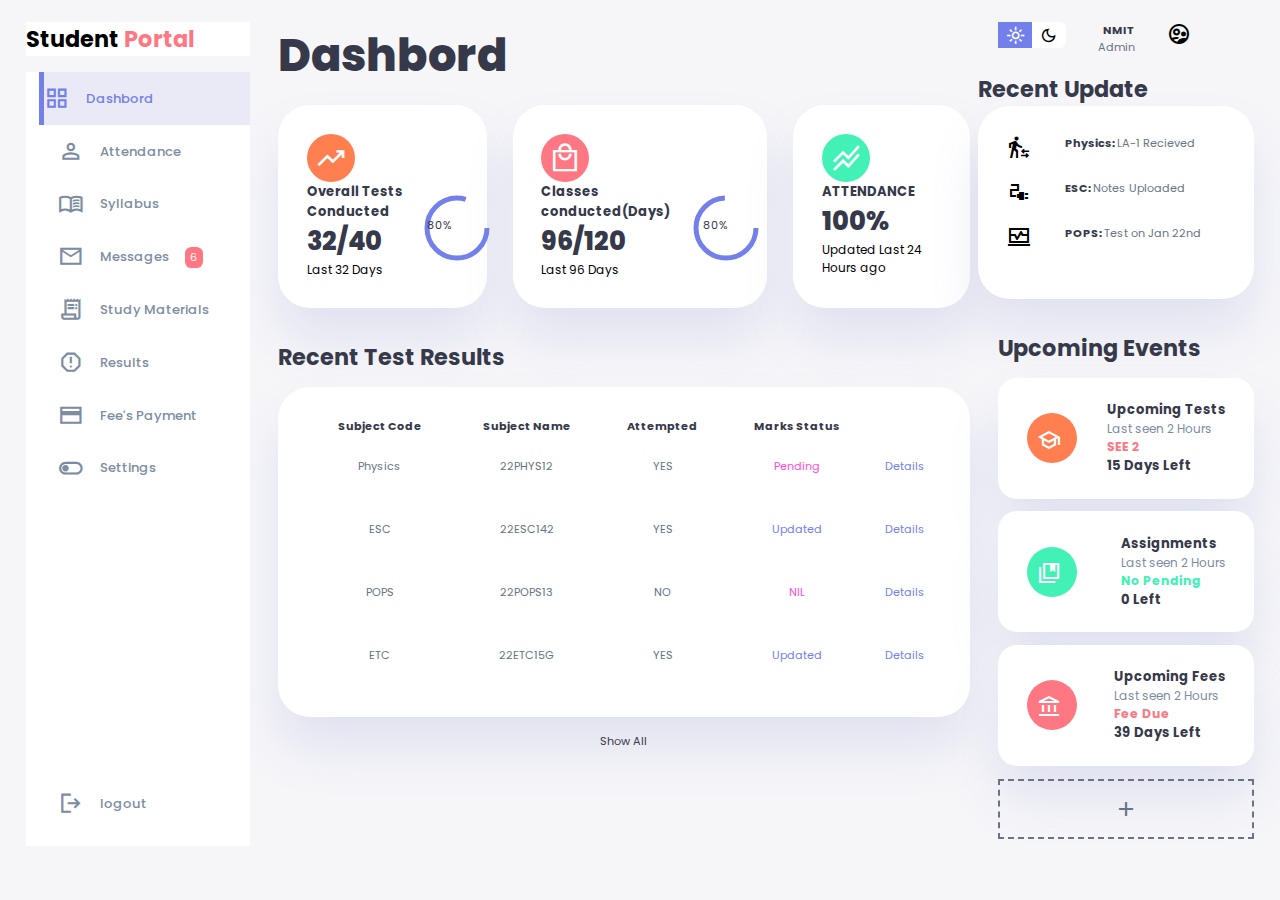
<file: index.html>
<!DOCTYPE html>
<html lang="en">

<head>
  <meta charset="UTF-8">
  <meta http-equiv="X-UA-Compatible" content="IE=edge">
  <meta name="viewport" content="width=device-width, initial-scale=1.0">
  <title>Dashboard</title>
  <link rel="stylesheet"
    href="https://fonts.googleapis.com/css2?family=Material+Symbols+Sharp:opsz,wght,FILL,GRAD@48,400,0,0" />
  <link rel="stylesheet" href="style.css">
</head>

<body>
  <div class="container">
    <aside>

      <div class="top">
        <div class="logo">
          <h2>Student <span class="danger">Portal</span> </h2>
        </div>
        <div class="close" id="close_btn">
          <span class="material-symbols-sharp">
            close
          </span>
        </div>
      </div>
      <!-- end top -->
      <div class="sidebar">

        <a href="#" class="active">
          <span class="material-symbols-sharp">grid_view </span>
          <h3>Dashbord</h3>
        </a>
        <a href="/Dashboard/Attendance/att.html">
          <span class="material-symbols-sharp">person_outline </span>
          <h3>Attendance</h3>
        </a>
        <a href="/Dashboard/syllabus/sy.html">
          <span class="material-symbols-sharp">menu_book </span>
          <h3>Syllabus</h3>
        </a>
        <a href="/Dashboard/Messages/mess.html">
          <span class="material-symbols-sharp">mail_outline </span>
          <h3>Messages</h3>
          <span class="msg_count">6</span>
        </a>
        <a href="/Dashboard/Study Material/study.html">
          <span class="material-symbols-sharp">receipt_long </span>
          <h3>Study Materials</h3>
        </a>
        <a href="/Dashboard/result/res.html">
          <span class="material-symbols-sharp">report_gmailerrorred </span>
          <h3>Results</h3>
        </a>
        <a href="/Dashboard/fee/fee.html">
          <span class="material-symbols-sharp">credit_card </span>
          <h3>Fee's Payment</h3>
        </a>
        <a href="/Dashboard/settings/sett.html">
          <span class="material-symbols-sharp">toggle_off </span>
          <h3>Settings</h3>
        </a>
        <a href="#">
          <span class="material-symbols-sharp">logout </span>
          <h3>logout</h3>
        </a>



      </div>

    </aside>
    <!-- --------------
        end asid
      -------------------- -->

    <!-- --------------
        start main part
      --------------- -->

    <main>
      <h1>Dashbord</h1>

      <div class="insights">

        <!-- start seling -->
        <div class="sales">
          <span class="material-symbols-sharp">trending_up</span>
          <div class="middle">

            <div class="left">
              <h3>Overall Tests Conducted</h3>
              <h1>32/40</h1>
            </div>
            <div class="progress">
              <svg>
                <circle r="30" cy="40" cx="40"></circle>
              </svg>
              <div class="number">
                <p>80%</p>
              </div>
            </div>

          </div>
          <small>Last 32 Days</small>
        </div>
        <!-- end seling -->
        <!-- start expenses -->
        <div class="expenses">
          <span class="material-symbols-sharp">local_mall</span>
          <div class="middle">

            <div class="left">
              <h3>Classes conducted(Days)</h3>
              <h1>96/120</h1>
            </div>
            <div class="progress">
              <svg>
                <circle r="30" cy="40" cx="40"></circle>
              </svg>
              <div class="number">
                <p>80%</p>
              </div>
            </div>

          </div>
          <small>Last 96 Days</small>
        </div>
        <!-- end seling -->
        <!-- start seling -->

        <div class="income">
          <span class="material-symbols-sharp">stacked_line_chart</span>
          <div class="middle">

            <div class="left">
              <h3>ATTENDANCE</h3>
              <h1>100%</h1>
            </div>



          </div>
          <small> Updated Last 24 Hours ago</small>
        </div>
        <!-- end seling -->

      </div>
      <!-- end insights -->
      <div class="recent_order">
        <h2>Recent Test Results</h2>
        <table>
          <thead>
            <tr>
              <th>Subject Code</th>
              <th>Subject Name</th>
              <th>Attempted</th>
              <th>Marks Status</th>
            </tr>
          </thead>
          <tbody>
            <tr>
              <td>Physics</td>
              <td>22PHYS12</td>
              <td>YES</td>
              <td class="warning">Pending</td>
              <td class="primary">Details</td>
            </tr>
            <tr>
              <td>ESC</td>
              <td>22ESC142</td>
              <td>YES</td>
              <td class="primary">Updated</td>
              <td class="primary">Details</td>
            </tr>
            <tr>
              <td>POPS</td>
              <td>22POPS13</td>
              <td>NO</td>
              <td class="warning">NIL</td>
              <td class="primary">Details</td>
            </tr>
            <tr>
              <td>ETC</td>
              <td>22ETC15G</td>
              <td>YES</td>
              <td class="primary">Updated</td>
              <td class="primary">Details</td>
            </tr>
          </tbody>
        </table>
        <a href="#">Show All</a>
      </div>

    </main>
    <!------------------
         end main
        ------------------->

    <!----------------
        start right main 
      ---------------------->
    <div class="right">

      <div class="top">
        <button id="menu_bar">
          <span class="material-symbols-sharp">menu</span>
        </button>

        <div class="theme-toggler">
          <span class="material-symbols-sharp active">light_mode</span>
          <span class="material-symbols-sharp">dark_mode</span>
        </div>
        <div class="profile">
          <div class="info">
            <p><b>NMIT</b></p>
            <p>Admin</p>
            <small class="text-muted"></small>
          </div>
          <div class="profile-photo">
            <span class="material-symbols-sharp">supervised_user_circle</span>
          </div>
        </div>
      </div>

      <div class="recent_updates">
        <h2>Recent Update</h2>
        <div class="updates">
          <div class="update">
            <div class="profile-photo">
              <span class="material-symbols-sharp">transfer_within_a_station</span>
            </div>
            <div class="message">
              <p><b>Physics: </b> LA-1 Recieved</p>
            </div>
          </div>
          <div class="update">
            <div class="profile-photo">
              <span class="material-symbols-sharp">electrical_services</span>
            </div>
            <div class="message">
              <p><b>ESC: </b>Notes Uploaded</p>
            </div>
          </div>
          <div class="update">
            <div class="profile-photo">
              <span class="material-symbols-sharp">browse_activity</span>
            </div>
            <div class="message">
              <p><b>POPS: </b>Test on Jan 22nd</p>
            </div>
          </div>
        </div>
      </div>


      <div class="sales-analytics">
        <h2>Upcoming Events</h2>

        <div class="item onlion">
          <div class="icon">
            <span class="material-symbols-sharp">school</span>
          </div>
          <div class="right_text">
            <div class="info">
              <h3>Upcoming Tests</h3>
              <small class="text-muted">Last seen 2 Hours</small>
            </div>
            <h5 class="danger">SEE 2</h5>
            <h3>15 Days Left</h3>
          </div>
        </div>
        <div class="item onlion">
          <div class="icon">
            <span class="material-symbols-sharp">collections_bookmark</span>
          </div>
          <div class="right_text">
            <div class="info">
              <h3>Assignments</h3>
              <small class="text-muted">Last seen 2 Hours</small>
            </div>
            <h5 class="success">No Pending</h5>
            <h3>0 Left</h3>
          </div>
        </div>
        <div class="item onlion">
          <div class="icon">
            <span class="material-symbols-sharp">account_balance</span>
          </div>
          <div class="right_text">
            <div class="info">
              <h3>Upcoming Fees</h3>
              <small class="text-muted">Last seen 2 Hours</small>
            </div>
            <h5 class="danger">Fee Due</h5>
            <h3>39 Days Left</h3>
          </div>
        </div>



      </div>

      <div class="item add_product">
        <div>
          <span class="material-symbols-sharp">add</span>
        </div>
      </div>
    </div>


  </div>



  <script src="script.js"></script>
</body>

</html>
</file>
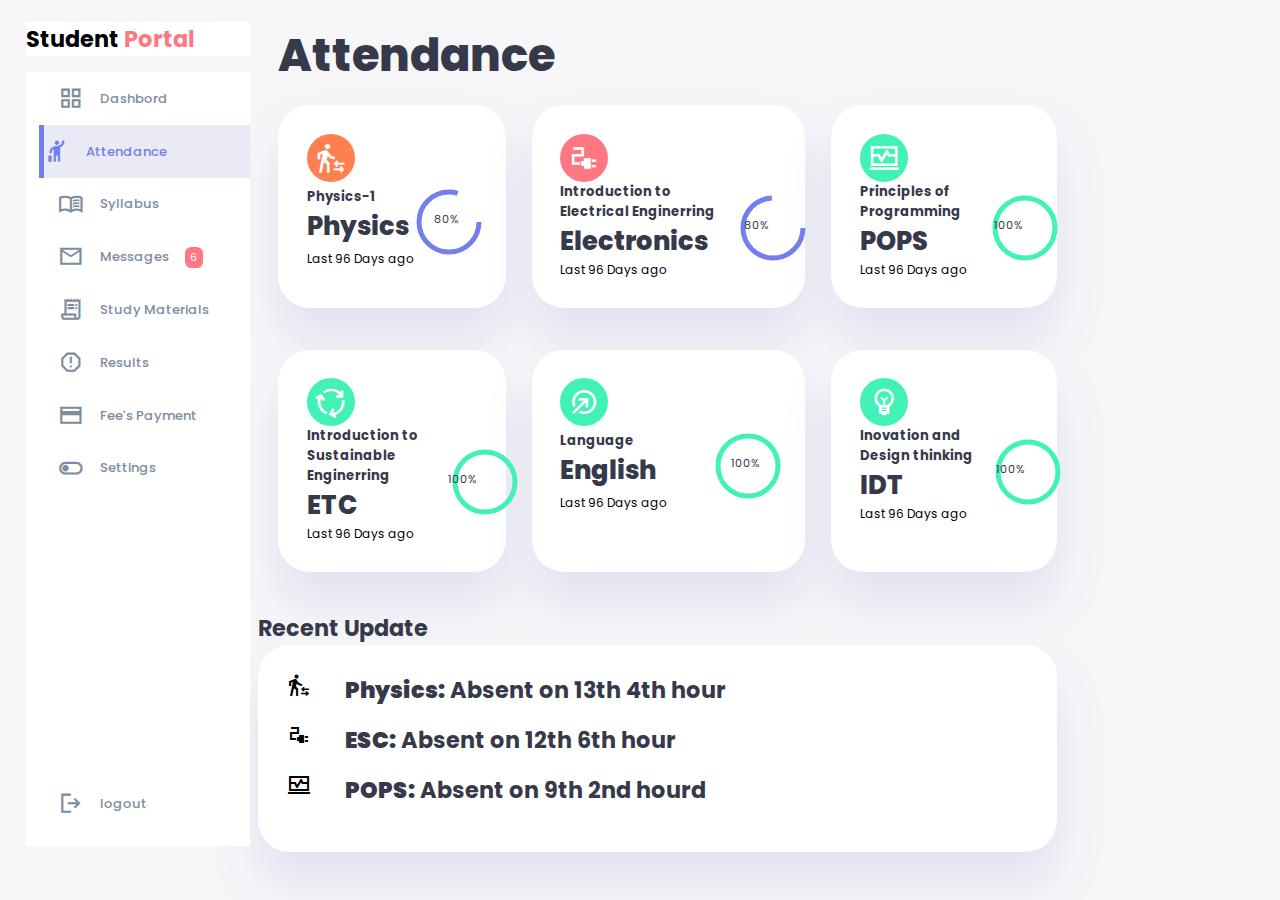
<file: Dashboard/Attendance/att.html>
<!DOCTYPE html>
<html lang="en">

<head>
  <meta charset="UTF-8">
  <meta http-equiv="X-UA-Compatible" content="IE=edge">
  <meta name="viewport" content="width=device-width, initial-scale=1.0">
  <title>Attendance</title>
  <link rel="stylesheet"
    href="https://fonts.googleapis.com/css2?family=Material+Symbols+Sharp:opsz,wght,FILL,GRAD@48,400,0,0" />
  <link rel="stylesheet" href="att.css">
</head>

<body>
  <script src="att.js"></script>
  <div class="container">
    <aside>

      <div class="top">
        <div class="logo">
          <h2>Student <span class="danger">Portal</span> </h2>
        </div>
        <div class="close" id="close_btn">
          <span class="material-symbols-sharp">
            close
          </span>
        </div>
      </div>
      <!-- end top -->
      <div class="sidebar">

        <a href="/Dashboard/index.html">
          <span class="material-symbols-sharp">grid_view </span>
          <h3>Dashbord</h3>
        </a>
        <a href="#" class="active" >
          <span class="material-symbols-sharp">hail </span>
          <h3>Attendance</h3>
        </a>
        <a href="/Dashboard/syllabus/sy.html">
          <span class="material-symbols-sharp">menu_book </span>
          <h3>Syllabus</h3>
        </a>
        <a href="/Dashboard/Messages/mess.html">
          <span class="material-symbols-sharp">mail_outline </span>
          <h3>Messages</h3>
          <span class="msg_count">6</span>
        </a>
        <a href="/Dashboard/Study Material/study.html" >
          <span class="material-symbols-sharp">receipt_long </span>
          <h3>Study Materials</h3>
        </a>
        <a href="/Dashboard/result/res.html">
          <span class="material-symbols-sharp">report_gmailerrorred </span>
          <h3>Results</h3>
        </a>
        <a href="/Dashboard/fee/fee.html">
          <span class="material-symbols-sharp">credit_card </span>
          <h3>Fee's Payment</h3>
        </a>
        <a href="/Dashboard/settings/sett.html">
          <span class="material-symbols-sharp">toggle_off </span>
          <h3>Settings</h3>
        </a>
        <a href="#">
          <span class="material-symbols-sharp">logout </span>
          <h3>logout</h3>
        </a>



      </div>

    </aside>
    <!-- --------------
        end asid
      -------------------- -->

    <!-- --------------
        start main part
      --------------- -->

    <main>
      <h1>Attendance</h1>

      <div class="insights">


        <!-- start seling -->
        <div class="sales">
          <span class="material-symbols-sharp">transfer_within_a_station</span>
          <div class="middle">

            <div class="left">
              <h3>Physics-1</h3>
              <h1>Physics</h1>
            </div>
            <div class="progress">
              <svg>
                <circle r="30" cy="40" cx="40"></circle>
              </svg>
              <div class="number">
                <p>80%</p>
              </div>
            </div>

          </div>
          <small>Last 96 Days ago</small>
        </div>
        <!-- end seling -->
        <!-- start expenses -->
        <div class="expenses">
          <span class="material-symbols-sharp">electrical_services</span>
          <div class="middle">

            <div class="left">
              <h3>Introduction to Electrical Enginerring</h3>
              <h1>Electronics</h1>
            </div>
            <div class="progress">
              <svg>
                <circle r="30" cy="40" cx="40"></circle>
              </svg>
              <div class="number">
                <p>80%</p>
              </div>
            </div>

          </div>
          <small>Last 96 Days ago</small>
        </div>
        <!-- end seling -->
        <!-- start seling -->
        <div class="income">
          <span class="material-symbols-sharp">browse_activity</span>
          <div class="middle">

            <div class="left">
              <h3>Principles of Programming</h3>
              <h1>POPS</h1>
            </div>
            <div class="progress">
              <svg>
                <circle r="30" cy="40" cx="40"></circle>
              </svg>
              <div class="number">
                <p>100%</p>
              </div>
            </div>

          </div>
          <small> Last 96 Days ago</small>
        </div>
        <!-- end seling -->
        <!-- start seling -->
        <div class="income">
          <span class="material-symbols-sharp">cycle</span>
          <div class="middle">

            <div class="left">
              <h3>Introduction to Sustainable Enginerring</h3>
              <h1>ETC</h1>
            </div>
            <div class="progress">
              <svg>
                <circle r="30" cy="40" cx="40"></circle>
              </svg>
              <div class="number">
                <p>100%</p>
              </div>
            </div>

          </div>
          <small> Last 96 Days ago</small>
        </div>
        <!-- end seling -->
        <!-- start seling -->
        <div class="income">
          <span class="material-symbols-sharp">bubble</span>
          <div class="middle">

            <div class="left">
              <h3>Language</h3>
              <h1>English</h1>
            </div>
            <div class="progress">
              <svg>
                <circle r="30" cy="40" cx="40"></circle>
              </svg>
              <div class="number">
                <p>100%</p>
              </div>
            </div>

          </div>
          <small> Last 96 Days ago</small>
        </div>
        <!-- end seling -->
        <!-- start seling -->
        <div class="income">
          <span class="material-symbols-sharp">emoji_objects</span>
          <div class="middle">

            <div class="left">
              <h3>Inovation and Design thinking</h3>
              <h1>IDT</h1>
            </div>
            <div class="progress">
              <svg>
                <circle r="30" cy="40" cx="40"></circle>
              </svg>
              <div class="number">
                <p>100%</p>
              </div>
            </div>

          </div>
          <small> Last 96 Days ago</small>
        </div>
        <!-- end seling -->

      </div>
      <!-- end insights -->

      <!------------------
         end main
        ------------------->

      <!----------------
        start right main 
      ---------------------->
      <div class="right">

        <div class="top">
          <button id="menu_bar">
            <span class="material-symbols-sharp">menu</span>
          </button>

        
        
        </div>

        <div class="recent_updates">
          <h2>Recent Update</h2>
          <div class="updates">
            <div class="update">
              <div class="profile-photo">
                <span class="material-symbols-sharp">transfer_within_a_station</span>
              </div>
              <div class="message">
                <h2><b>Physics: </b>Absent on 13th 4th hour </h2>
              </div>
            </div>
            <div class="update">
              <div class="profile-photo">
                <span class="material-symbols-sharp">electrical_services</span>
              </div>
              <div class="message">
                <h2><b>ESC: </b>Absent on 12th 6th hour</h2>
              </div>
            </div>
            <div class="update">
              <div class="profile-photo">
                <span class="material-symbols-sharp">browse_activity</span>
              </div>
              <div class="message">
                <h2><b>POPS: </b>Absent on 9th 2nd hourd</h2>
              </div>
            </div>
          </div>
        </div>
</body>

</html>
</file>
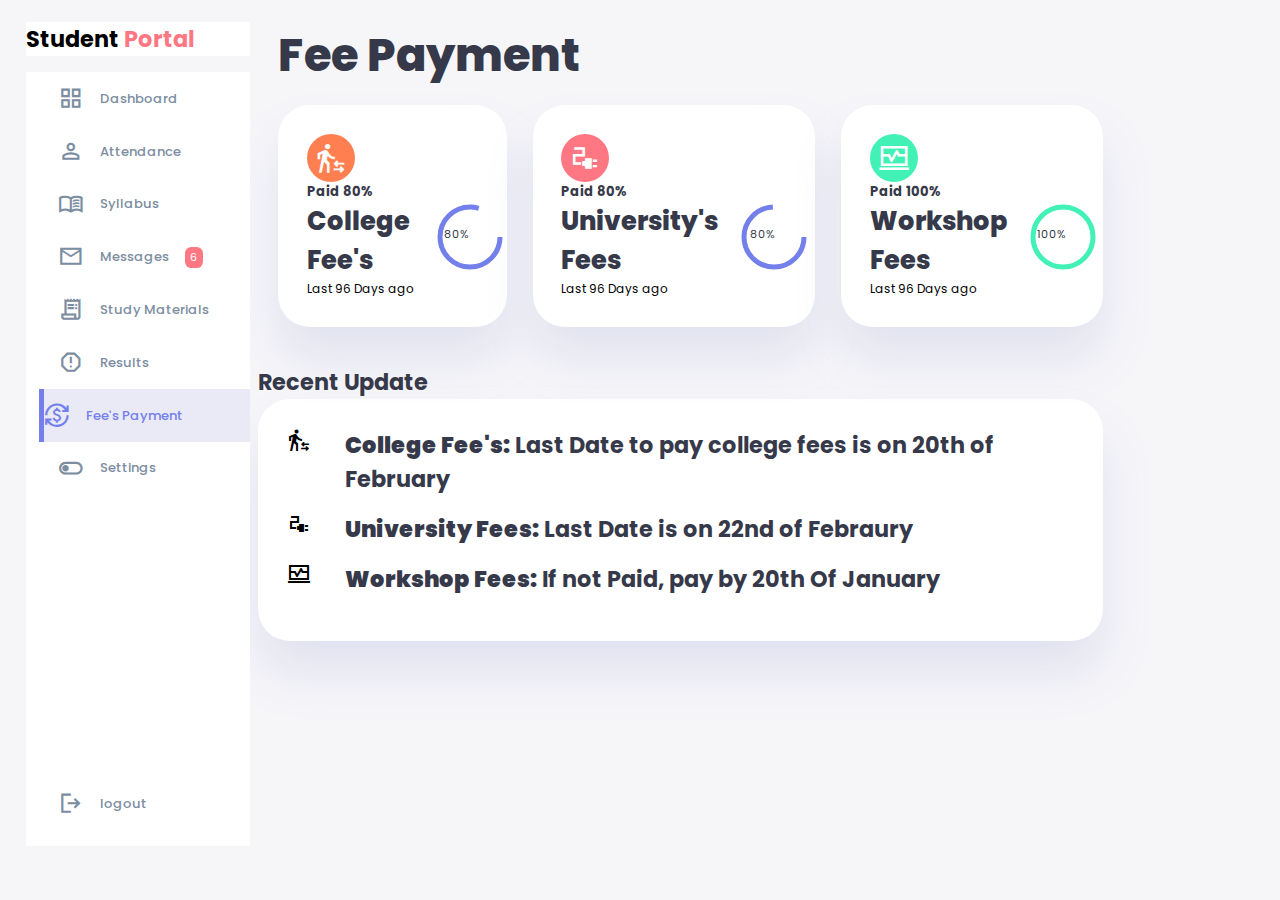
<file: Dashboard/fee/fee.html>
<!DOCTYPE html>
<html lang="en">

<head>
    <meta charset="UTF-8">
    <meta http-equiv="X-UA-Compatible" content="IE=edge">
    <meta name="viewport" content="width=device-width, initial-scale=1.0">
    <title>Fee</title>
    <link rel="stylesheet"
        href="https://fonts.googleapis.com/css2?family=Material+Symbols+Sharp:opsz,wght,FILL,GRAD@48,400,0,0" />
    <link rel="stylesheet" href="fee.css">
</head>

<body>
    <script src="fee.js"></script>
    <div class="container">
        <aside>

            <div class="top">
                <div class="logo">
                    <h2>Student <span class="danger">Portal</span> </h2>
                </div>
                <div class="close" id="close_btn">
                    <span class="material-symbols-sharp">
                        close
                    </span>
                </div>
            </div>
            <!-- end top -->
            <div class="sidebar">

                <a href="/Dashboard/index.html">
                    <span class="material-symbols-sharp">grid_view </span>
                    <h3>Dashboard</h3>
                </a>
                <a href="/Dashboard/Attendance/att.html">
                    <span class="material-symbols-sharp">person_outline </span>
                    <h3>Attendance</h3>
                </a>
                <a href="/Dashboard/syllabus/sy.html">
                    <span class="material-symbols-sharp">menu_book </span>
                    <h3>Syllabus</h3>
                </a>
                <a href="/Dashboard/Messages/mess.html">
                    <span class="material-symbols-sharp">mail_outline </span>
                    <h3>Messages</h3>
                    <span class="msg_count">6</span>
                </a>
                <a href="/Dashboard/Study Material/study.html" >
                    <span class="material-symbols-sharp">receipt_long </span>
                    <h3>Study Materials</h3>
                </a>
                <a href="/Dashboard/result/res.html">
                    <span class="material-symbols-sharp">report_gmailerrorred </span>
                    <h3>Results</h3>
                </a>
                <a href="#" class="active">
                    <span class="material-symbols-sharp">currency_exchange </span>
                    <h3>Fee's Payment</h3>
                </a>
                <a href="/Dashboard/settings/sett.html">
                    <span class="material-symbols-sharp">toggle_off </span>
                    <h3>Settings</h3>
                </a>
                <a href="#">
                    <span class="material-symbols-sharp">logout </span>
                    <h3>logout</h3>
                </a>



            </div>

        </aside>
        <!-- --------------
        end asid
      -------------------- -->

        <!-- --------------
        start main part
      --------------- -->

        <main>
            <h1>Fee Payment</h1>

            <div class="insights">


                <!-- start seling -->
                <div class="sales">
                    <span class="material-symbols-sharp">transfer_within_a_station</span>
                    <div class="middle">

                        <div class="left">
                            <h3 class="danger">Paid 80%</h3>
                            <h1>College Fee's</h1>
                        </div>
                        <div class="progress">
                            <svg>
                                <circle r="30" cy="40" cx="40"></circle>
                            </svg>
                            <div class="number">
                                <p>80%</p>
                            </div>
                        </div>

                    </div>
                    <small>Last 96 Days ago</small>
                </div>
                <!-- end seling -->
                <!-- start expenses -->
                <div class="expenses">
                    <span class="material-symbols-sharp">electrical_services</span>
                    <div class="middle">

                        <div class="left">
                            <h3 class="danger">Paid 80%</h3>
                            <h1>University's Fees</h1>
                        </div>
                        <div class="progress">
                            <svg>
                                <circle r="30" cy="40" cx="40"></circle>
                            </svg>
                            <div class="number">
                                <p>80%</p>
                            </div>
                        </div>

                    </div>
                    <small>Last 96 Days ago</small>
                </div>
                <!-- end seling -->
                <!-- start seling -->
                <div class="income">
                    <span class="material-symbols-sharp">browse_activity</span>
                    <div class="middle">

                        <div class="left">
                            <h3 class="primary">Paid 100%</h3>
                            <h1>Workshop Fees</h1>
                        </div>
                        <div class="progress">
                            <svg>
                                <circle r="30" cy="40" cx="40"></circle>
                            </svg>
                            <div class="number">
                                <p>100%</p>
                            </div>
                        </div>

                    </div>
                    <small> Last 96 Days ago</small>
                </div>
                <!-- end seling -->


            </div>
            <!-- end insights -->

            <!------------------
         end main
        ------------------->

            <!----------------
        start right main 
      ---------------------->
            <div class="right">

                <div class="top">
                    <button id="menu_bar">
                        <span class="material-symbols-sharp">menu</span>
                    </button>



                </div>

                <div class="recent_updates">
                    <h2>Recent Update</h2>
                    <div class="updates">
                        <div class="update">
                            <div class="profile-photo">
                                <span class="material-symbols-sharp">transfer_within_a_station</span>
                            </div>
                            <div class="message">
                                <h2><b>College Fee's:   </b> Last Date to pay college fees is on 20th of February</h2>
                            </div>
                        </div>
                        <div class="update">
                            <div class="profile-photo">
                                <span class="material-symbols-sharp">electrical_services</span>
                            </div>
                            <div class="message">
                                <h2><b>University Fees: </b>Last Date is on 22nd of Febraury</h2>
                            </div>
                        </div>
                        <div class="update">
                            <div class="profile-photo">
                                <span class="material-symbols-sharp">browse_activity</span>
                            </div>
                            <div class="message">
                                <h2><b>Workshop Fees: </b>If not Paid, pay by 20th Of January</h2>
                            </div>
                        </div>
                    </div>
                </div>
</body>

</html>
</file>
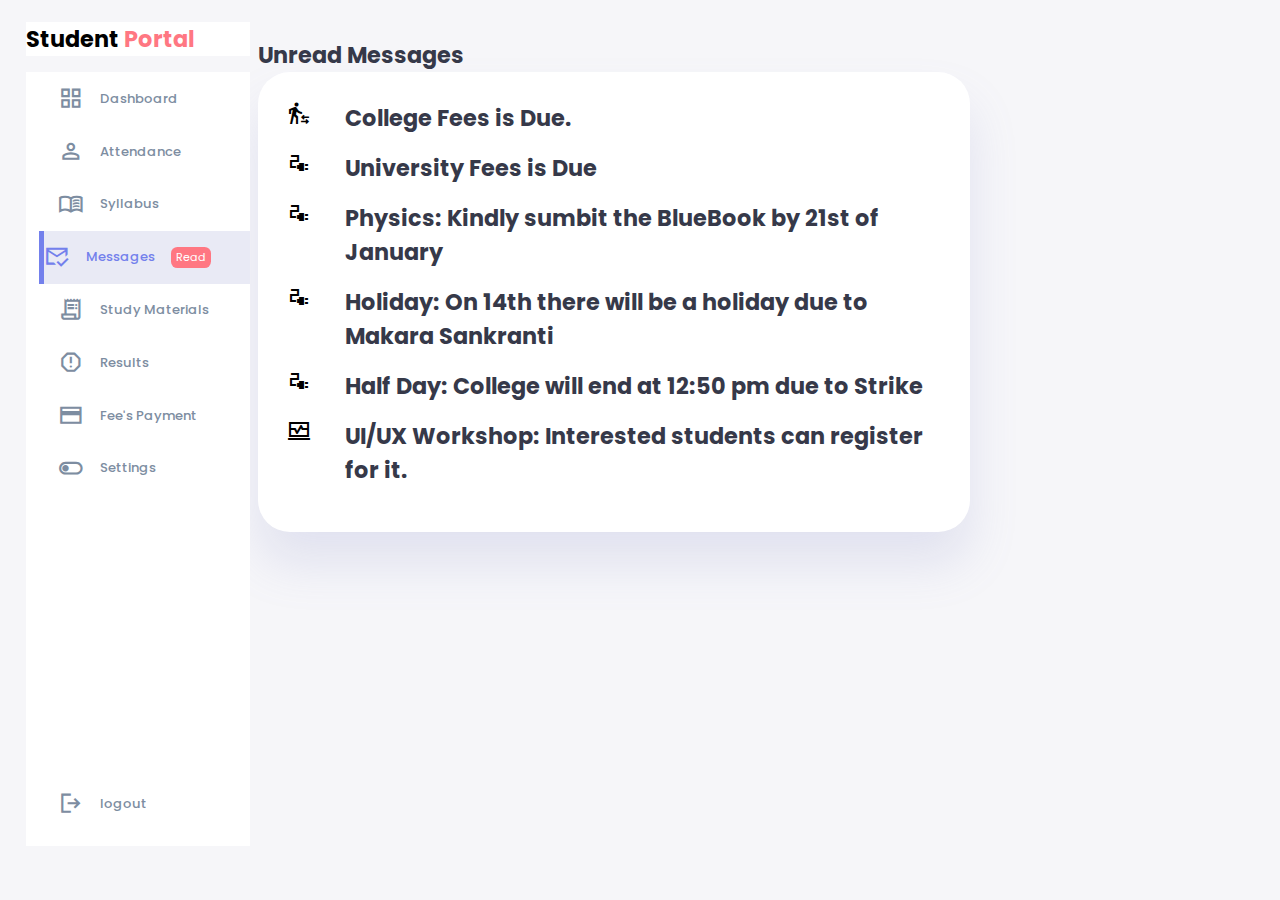
<file: Dashboard/Messages/mess.html>
<!DOCTYPE html>
<html lang="en">

<head>
    <meta charset="UTF-8">
    <meta http-equiv="X-UA-Compatible" content="IE=edge">
    <meta name="viewport" content="width=device-width, initial-scale=1.0">
    <title>Messages</title>
    <link rel="stylesheet"
        href="https://fonts.googleapis.com/css2?family=Material+Symbols+Sharp:opsz,wght,FILL,GRAD@48,400,0,0" />
    <link rel="stylesheet" href="mess.css">
</head>

<body>
    <script src="mess.js"></script>
    <div class="container">
        <aside>

            <div class="top">
                <div class="logo">
                    <h2>Student <span class="danger">Portal</span> </h2>
                </div>
                <div class="close" id="close_btn">
                    <span class="material-symbols-sharp">
                        close
                    </span>
                </div>
            </div>
            <!-- end top -->
            <div class="sidebar">

                <a href="../index.html">
                    <span class="material-symbols-sharp">grid_view </span>
                    <h3>Dashboard</h3>
                </a>
                <a href="../Attendance/att.html">
                    <span class="material-symbols-sharp">person_outline </span>
                    <h3>Attendance</h3>
                </a>
                <a href="../syllabus/sy.html">
                    <span class="material-symbols-sharp">menu_book </span>
                    <h3>Syllabus</h3>
                </a>
                <a href="#" class="active">
                    <span class="material-symbols-sharp">mark_email_read</span>
                    <h3>Messages</h3>
                    <span class="msg_count">Read</span>
                </a>
                <a href="../Study Material/study.html">
                    <span class="material-symbols-sharp">receipt_long </span>
                    <h3>Study Materials</h3>
                </a>
                <a href="../result/res.html">
                    <span class="material-symbols-sharp">report_gmailerrorred </span>
                    <h3>Results</h3>
                </a>
                <a href="../fee/fee.html">
                    <span class="material-symbols-sharp">credit_card </span>
                    <h3>Fee's Payment</h3>
                </a>
                <a href="../settings/sett.html">
                    <span class="material-symbols-sharp">toggle_off </span>
                    <h3>Settings</h3>
                </a>
                <a href="#">
                    <span class="material-symbols-sharp">logout </span>
                    <h3>logout</h3>
                </a>



            </div>

        </aside>
        <!-- --------------
        end asid
      -------------------- -->



        <!----------------
        start right main 
      ---------------------->
        <div class="right">

            <div class="top">
                <button id="menu_bar">
                    <span class="material-symbols-sharp">menu</span>
                </button>



            </div>

            <div class="recent_updates">
                <h2>Unread Messages</h2>
                <div class="updates">
                    <div class="update">
                        <div class="profile-photo">
                            <span class="material-symbols-sharp">transfer_within_a_station</span>
                        </div>
                        <div class="message">
                            <h2> College Fees is Due.</h2>
                        </div>
                    </div>
                    <div class="update">
                        <div class="profile-photo">
                            <span class="material-symbols-sharp">electrical_services</span>
                        </div>
                        <div class="message">
                            <h2>University Fees is Due</h2>
                        </div>
                    </div>
                    <div class="update">
                        <div class="profile-photo">
                            <span class="material-symbols-sharp">electrical_services</span>
                        </div>
                        <div class="message">
                            <h2>Physics: Kindly sumbit the BlueBook by 21st of January</h2>
                        </div>
                    </div>
                    <div class="update">
                        <div class="profile-photo">
                            <span class="material-symbols-sharp">electrical_services</span>
                        </div>
                        <div class="message">
                            <h2>Holiday: On 14th there will be a holiday due to Makara Sankranti</h2>
                        </div>
                    </div>
                    <div class="update">
                        <div class="profile-photo">
                            <span class="material-symbols-sharp">electrical_services</span>
                        </div>
                        <div class="message">
                            <h2>Half Day: College will end at 12:50 pm due to Strike</h2>
                        </div>
                    </div>
                    <div class="update">
                        <div class="profile-photo">
                            <span class="material-symbols-sharp">browse_activity</span>
                        </div>
                        <div class="message">
                            <h2> UI/UX Workshop: Interested students can register for it.</h2>
                        </div>
                    </div>
                </div>
            </div>
</body>

</html>
</file>
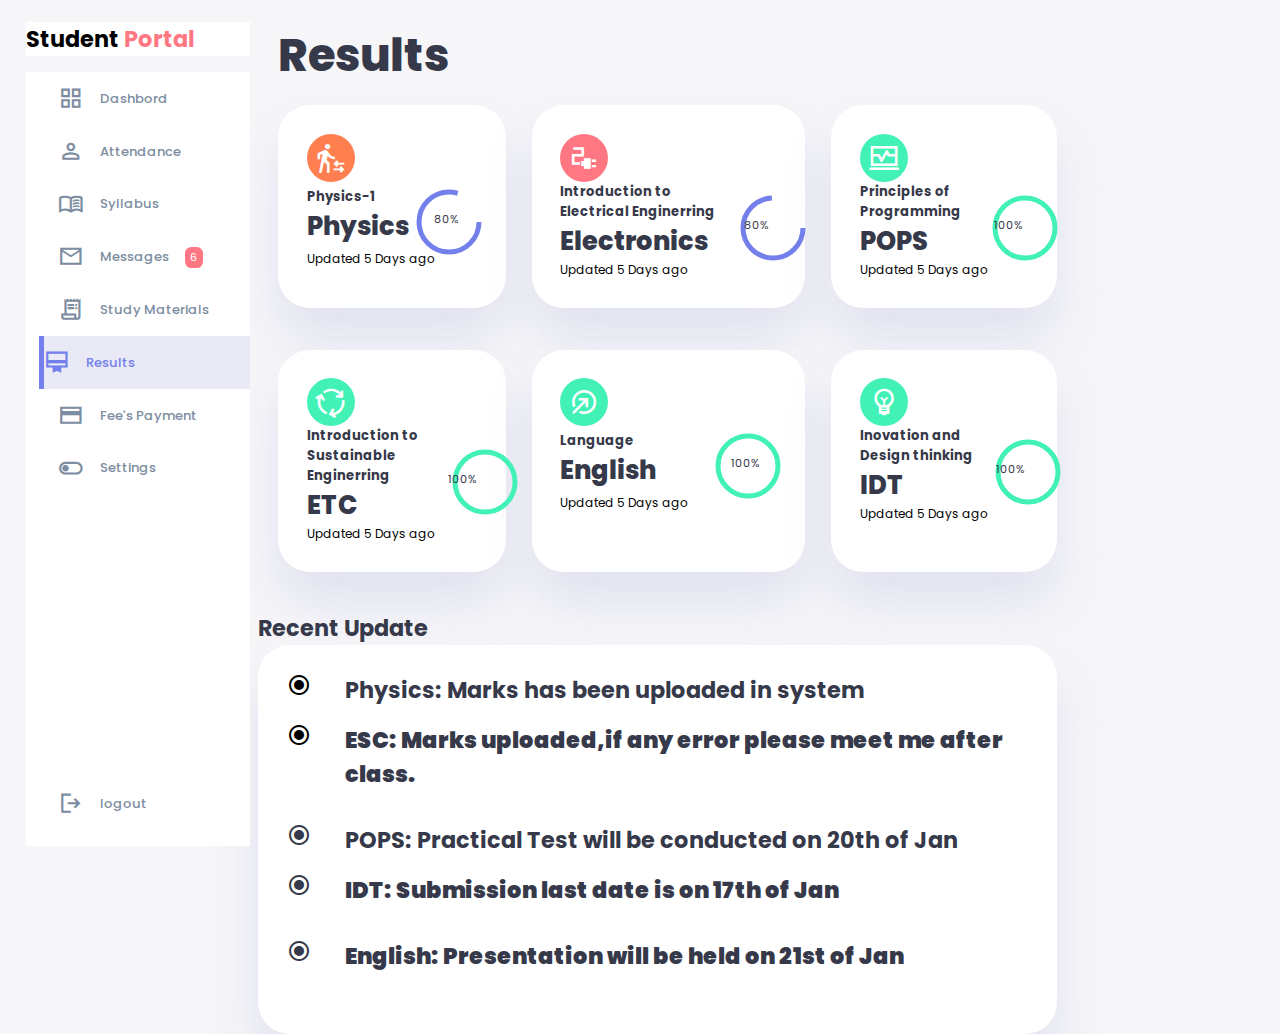
<file: Dashboard/result/res.html>
<!DOCTYPE html>
<html lang="en">

<head>
    <meta charset="UTF-8">
    <meta http-equiv="X-UA-Compatible" content="IE=edge">
    <meta name="viewport" content="width=device-width, initial-scale=1.0">
    <title>Result</title>
    <link rel="stylesheet"
        href="https://fonts.googleapis.com/css2?family=Material+Symbols+Sharp:opsz,wght,FILL,GRAD@48,400,0,0" />
    <link rel="stylesheet" href="res.css">
</head>

<body>
    <script src="res.js"></script>
    <div class="container">
        <aside>

            <div class="top">
                <div class="logo">
                    <h2>Student <span class="danger">Portal</span> </h2>
                </div>
                <div class="close" id="close_btn">
                    <span class="material-symbols-sharp">
                        close
                    </span>
                </div>
            </div>
            <!-- end top -->
            <div class="sidebar">

                <a href="../index.html">
                    <span class="material-symbols-sharp">grid_view </span>
                    <h3>Dashbord</h3>
                </a>
                <a href="../Attendance/att.html" >
                    <span class="material-symbols-sharp">person_outline </span>
                    <h3>Attendance</h3>
                </a>
                <a href="../syllabus/sy.html">
                    <span class="material-symbols-sharp">menu_book </span>
                    <h3>Syllabus</h3>
                </a>
                <a href="../Messages/mess.html">
                    <span class="material-symbols-sharp">mail_outline </span>
                    <h3>Messages</h3>
                    <span class="msg_count">6</span>
                </a>
                <a href="../Study Material/study.html">
                    <span class="material-symbols-sharp">receipt_long </span>
                    <h3>Study Materials</h3>
                </a>
                <a href="../result/res.html" class="active">
                    <span class="material-symbols-sharp">card_membership </span>
                    <h3>Results</h3>
                </a>
                <a href="../fee/fee.html">
                    <span class="material-symbols-sharp">credit_card </span>
                    <h3>Fee's Payment</h3>
                </a>
                <a href="../settings/sett.html">
                    <span class="material-symbols-sharp">toggle_off </span>
                    <h3>Settings</h3>
                </a>
                <a href="#">
                    <span class="material-symbols-sharp">logout </span>
                    <h3>logout</h3>
                </a>



            </div>

        </aside>
        <!-- --------------
        end asid
      -------------------- -->

        <!-- --------------
        start main part
      --------------- -->

        <main>
            <h1>Results</h1>

            <div class="insights">


                <!-- start seling -->
                <div class="sales">
                    <span class="material-symbols-sharp">transfer_within_a_station</span>
                    <div class="middle">

                        <div class="left">
                            <h3>Physics-1</h3>
                            <h1>Physics</h1>
                        </div>
                        <div class="progress">
                            <svg>
                                <circle r="30" cy="40" cx="40"></circle>
                            </svg>
                            <div class="number">
                                <p>80%</p>
                            </div>
                        </div>

                    </div>
                    <small>Updated 5 Days ago</small>
                </div>
                <!-- end seling -->
                <!-- start expenses -->
                <div class="expenses">
                    <span class="material-symbols-sharp">electrical_services</span>
                    <div class="middle">

                        <div class="left">
                            <h3>Introduction to Electrical Enginerring</h3>
                            <h1>Electronics</h1>
                        </div>
                        <div class="progress">
                            <svg>
                                <circle r="30" cy="40" cx="40"></circle>
                            </svg>
                            <div class="number">
                                <p>80%</p>
                            </div>
                        </div>

                    </div>
                    <small>Updated 5 Days ago</small>
                </div>
                <!-- end seling -->
                <!-- start seling -->
                <div class="income">
                    <span class="material-symbols-sharp">browse_activity</span>
                    <div class="middle">

                        <div class="left">
                            <h3>Principles of Programming</h3>
                            <h1>POPS</h1>
                        </div>
                        <div class="progress">
                            <svg>
                                <circle r="30" cy="40" cx="40"></circle>
                            </svg>
                            <div class="number">
                                <p>100%</p>
                            </div>
                        </div>

                    </div>
                    <small> Updated 5 Days ago</small>
                </div>
                <!-- end seling -->
                <!-- start seling -->
                <div class="income">
                    <span class="material-symbols-sharp">cycle</span>
                    <div class="middle">

                        <div class="left">
                            <h3>Introduction to Sustainable Enginerring</h3>
                            <h1>ETC</h1>
                        </div>
                        <div class="progress">
                            <svg>
                                <circle r="30" cy="40" cx="40"></circle>
                            </svg>
                            <div class="number">
                                <p>100%</p>
                            </div>
                        </div>

                    </div>
                    <small> Updated 5 Days ago</small>
                </div>
                <!-- end seling -->
                <!-- start seling -->
                <div class="income">
                    <span class="material-symbols-sharp">bubble</span>
                    <div class="middle">

                        <div class="left">
                            <h3>Language</h3>
                            <h1>English</h1>
                        </div>
                        <div class="progress">
                            <svg>
                                <circle r="30" cy="40" cx="40"></circle>
                            </svg>
                            <div class="number">
                                <p>100%</p>
                            </div>
                        </div>

                    </div>
                    <small> Updated 5 Days ago</small>
                </div>
                <!-- end seling -->
                <!-- start seling -->
                <div class="income">
                    <span class="material-symbols-sharp">emoji_objects</span>
                    <div class="middle">

                        <div class="left">
                            <h3>Inovation and Design thinking</h3>
                            <h1>IDT</h1>
                        </div>
                        <div class="progress">
                            <svg>
                                <circle r="30" cy="40" cx="40"></circle>
                            </svg>
                            <div class="number">
                                <p>100%</p>
                            </div>
                        </div>

                    </div>
                    <small> Updated 5 Days ago</small>
                </div>
                <!-- end seling -->

            </div>
            <!-- end insights -->

            <!------------------
         end main
        ------------------->

            <!----------------
        start right main 
      ---------------------->
            <div class="right">

                <div class="top">
                    <button id="menu_bar">
                        <span class="material-symbols-sharp">menu</span>
                    </button>



                </div>

                <div class="recent_updates">
                    <h2>Recent Update</h2>
                    <div class="updates">
                        <div class="update">
                            <div class="profile-photo">
                                <span class="material-symbols-sharp">radio_button_checked</span>
                            </div>
                            <div class="message">
                                <h2>Physics: Marks has been uploaded in system </h2>
                            </div>
                        </div>
                        <div class="update">
                            <div class="profile-photo">
                                <span class="material-symbols-sharp">radio_button_checked</span>
                            </div>
                            <div class="message">
                                <h2><b>ESC: Marks uploaded,if any error please meet me after class.</h2>
                            </div>
                        </div>
                        <div class="update">
                            <div class="profile-photo">
                                <span class="material-symbols-sharp">radio_button_checked</span>
                            </div>
                            <div class="message">
                                <h2>POPS: Practical Test will be conducted on 20th of Jan</h2>
                            </div>
                            
                        </div>
                        <div class="update">
                            <div class="profile-photo">
                                <span class="material-symbols-sharp">radio_button_checked</span>
                            </div>
                            <div class="message">
                                <h2><b>IDT: Submission last date is on 17th of Jan</h2>
                            </div>
                        </div>
                        <div class="update">
                            <div class="profile-photo">
                                <span class="material-symbols-sharp">radio_button_checked</span>
                            </div>
                            <div class="message">
                                <h2><b>English: Presentation will be held on 21st of Jan</h2>
                            </div>
                        </div>
                    </div>
                </div>
</body>

</html>
</file>
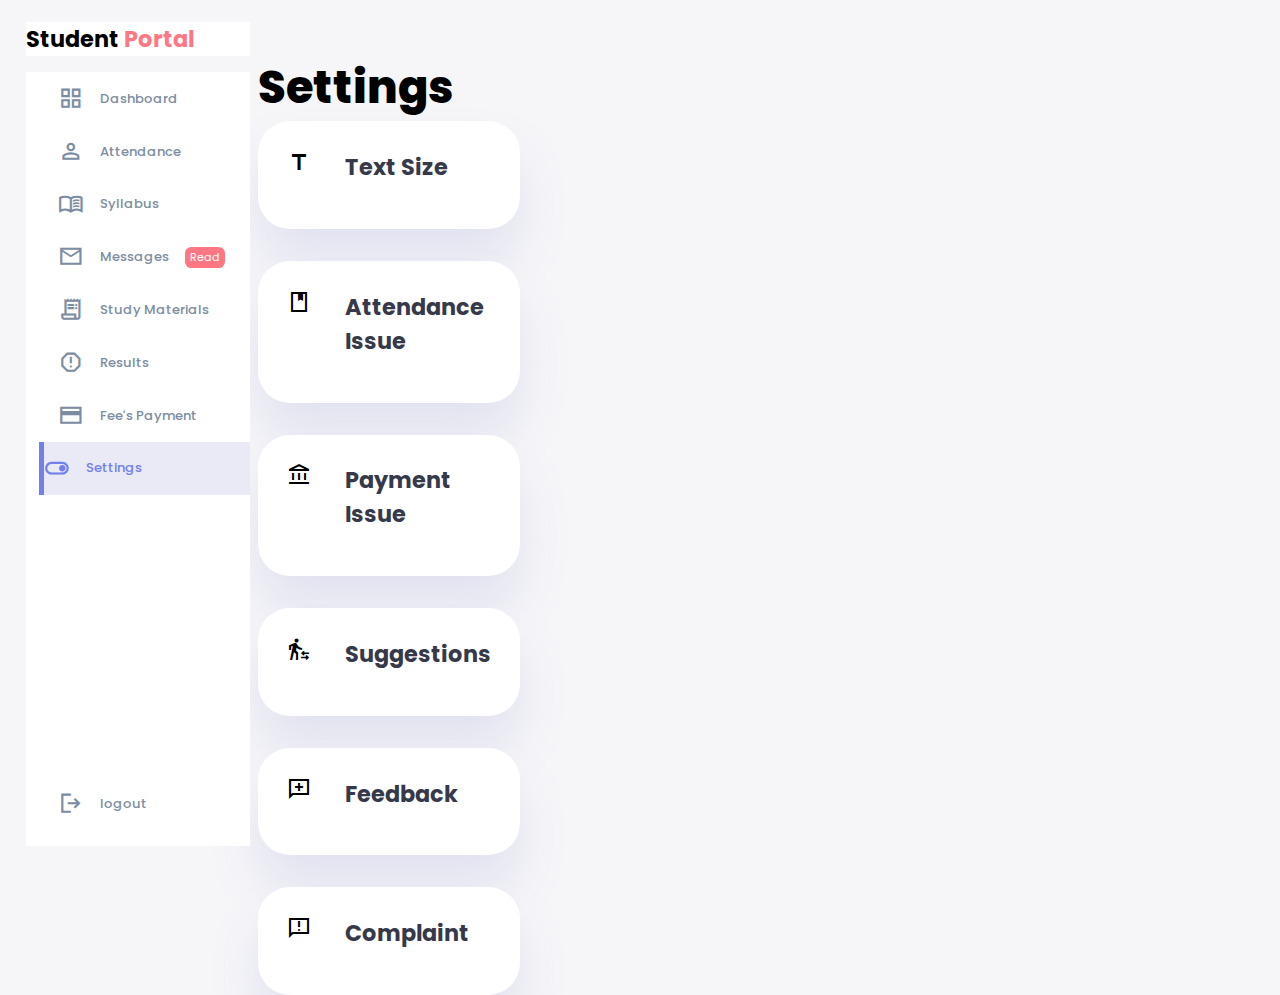
<file: Dashboard/settings/sett.html>
<!DOCTYPE html>
<html lang="en">

<head>
    <meta charset="UTF-8">
    <meta http-equiv="X-UA-Compatible" content="IE=edge">
    <meta name="viewport" content="width=device-width, initial-scale=1.0">
    <title>Settings</title>
    <link rel="stylesheet"
        href="https://fonts.googleapis.com/css2?family=Material+Symbols+Sharp:opsz,wght,FILL,GRAD@48,400,0,0" />
    <link rel="stylesheet" href="sett.css">
</head>

<body>
    <script src="sett.js"></script>
    <div class="container">
        <aside>

            <div class="top">
                <div class="logo">
                    <h2>Student <span class="danger">Portal</span> </h2>
                </div>
                <div class="close" id="close_btn">
                    <span class="material-symbols-sharp">
                        close
                    </span>
                </div>
            </div>
            <!-- end top -->
            <div class="sidebar">

                <a href="../index.html">
                    <span class="material-symbols-sharp">grid_view </span>
                    <h3>Dashboard</h3>
                </a>
                <a href="../Attendance/att.html">
                    <span class="material-symbols-sharp">person_outline </span>
                    <h3>Attendance</h3>
                </a>
                <a href="../syllabus/sy.html">
                    <span class="material-symbols-sharp">menu_book </span>
                    <h3>Syllabus</h3>
                </a>
                <a href="../Messages/mess.html">
                    <span class="material-symbols-sharp">mail_outline</span>
                    <h3>Messages</h3>
                    <span class="msg_count">Read</span>
                </a>
                <a href="../Study Material/study.html">
                    <span class="material-symbols-sharp">receipt_long </span>
                    <h3>Study Materials</h3>
                </a>
                <a href="../result/res.html">
                    <span class="material-symbols-sharp">report_gmailerrorred </span>
                    <h3>Results</h3>
                </a>
                <a href="../fee/fee.html">
                    <span class="material-symbols-sharp">credit_card </span>
                    <h3>Fee's Payment</h3>
                </a>
                <a href="#" class="active">
                    <span class="material-symbols-sharp">toggle_on</span>
                    <h3>Settings</h3>
                </a>
                <a href="#">
                    <span class="material-symbols-sharp">logout </span>
                    <h3>logout</h3>
                </a>



            </div>

        </aside>
        <!-- --------------
        end asid
      -------------------- -->



        <!----------------
        start right main 
      ---------------------->
        <div class="right">

            <div class="top">
                <button id="menu_bar">
                    <span class="material-symbols-sharp">menu</span>
                </button>



            </div>

            <div class="recent_updates">
                <h1>Settings</h1>
                <div class="updates">
                    <div class="update">
                        <div class="profile-photo">
                            <span class="material-symbols-sharp">title</span>
                        </div>
                        <div class="message">
                            <h2> Text Size</h2>
                        </div>
                    </div>
                </div>
            </div>
            <div class="recent_updates">
                <div class="updates">
                    <div class="update">
                        <div class="profile-photo">
                            <span class="material-symbols-sharp">book</span>
                        </div>
                        <div class="message">
                            <h2> Attendance Issue</h2>
                        </div>
                    </div>
                </div>
            </div>
            <div class="recent_updates">
                <div class="updates">
                    <div class="update">
                        <div class="profile-photo">
                            <span class="material-symbols-sharp">account_balance</span>
                        </div>
                        <div class="message">
                            <h2> Payment Issue</h2>
                        </div>
                    </div>
                </div>
            </div>
            <div class="recent_updates">
                <div class="updates">
                    <div class="update">
                        <div class="profile-photo">
                            <span class="material-symbols-sharp">transfer_within_a_station</span>
                        </div>
                        <div class="message">
                            <h2> Suggestions</h2>
                        </div>
                    </div>
                </div>
            </div>
            <div class="recent_updates">
                <div class="updates">
                    <div class="update">
                        <div class="profile-photo">
                            <span class="material-symbols-sharp">add_comment</span>
                        </div>
                        <div class="message">
                            <h2> Feedback</h2>
                        </div>
                    </div>
                </div>
            </div>
            <div class="recent_updates">
                <div class="updates">
                    <div class="update">
                        <div class="profile-photo">
                            <span class="material-symbols-sharp">feedback</span>
                        </div>
                        <div class="message">
                            <h2> Complaint</h2>
                        </div>
                    </div>
                </div>
            </div>

        </div>
    
    </div>
</body>

</html>
</file>
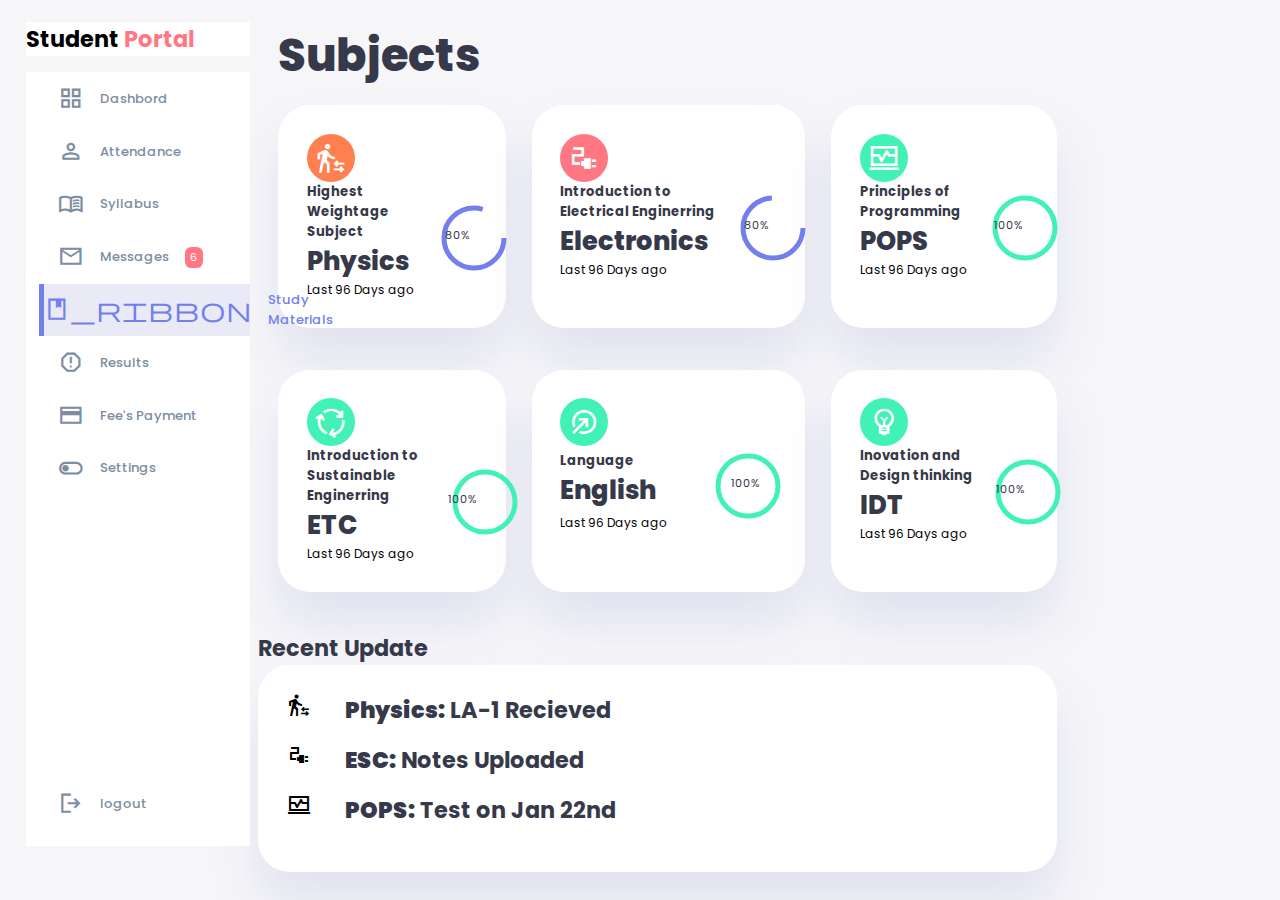
<file: Dashboard/Study Material/study.html>
<!DOCTYPE html>
<html lang="en">

<head>
  <meta charset="UTF-8">
  <meta http-equiv="X-UA-Compatible" content="IE=edge">
  <meta name="viewport" content="width=device-width, initial-scale=1.0">
  <title>Study Materials</title>
  <link rel="stylesheet"
    href="https://fonts.googleapis.com/css2?family=Material+Symbols+Sharp:opsz,wght,FILL,GRAD@48,400,0,0" />
  <link rel="stylesheet" href="study.css">
</head>

<body>
  <script src="study.js"></script>
  <div class="container">
    <aside>

      <div class="top">
        <div class="logo">
          <h2>Student <span class="danger">Portal</span> </h2>
        </div>
        <div class="close" id="close_btn">
          <span class="material-symbols-sharp">
            close
          </span>
        </div>
      </div>
      <!-- end top -->
      <div class="sidebar">

        <a href="../index.html">
          <span class="material-symbols-sharp">grid_view </span>
          <h3>Dashbord</h3>
        </a>
        <a href="../Attendance/att.html" >
          <span class="material-symbols-sharp">person_outline </span>
          <h3>Attendance</h3>
        </a>
        <a href="../syllabus/sy.html">
          <span class="material-symbols-sharp">menu_book </span>
          <h3>Syllabus</h3>
        </a>
        <a href="../Messages/mess.html">
          <span class="material-symbols-sharp">mail_outline </span>
          <h3>Messages</h3>
          <span class="msg_count">6</span>
        </a>
        <a href="#" class="active">
          <span class="material-symbols-sharp">book_ribbon </span>
          <h3>Study Materials</h3>
        </a>
        <a href="../result/res.html">
          <span class="material-symbols-sharp">report_gmailerrorred </span>
          <h3>Results</h3>
        </a>
        <a href="../fee/fee.html">
          <span class="material-symbols-sharp">credit_card </span>
          <h3>Fee's Payment</h3>
        </a>
        <a href="../settings/sett.html">
          <span class="material-symbols-sharp">toggle_off </span>
          <h3>Settings</h3>
        </a>
        <a href="#">
          <span class="material-symbols-sharp">logout </span>
          <h3>logout</h3>
        </a>



      </div>

    </aside>
    <!-- --------------
        end asid
      -------------------- -->

    <!-- --------------
        start main part
      --------------- -->

    <main>
      <h1>Subjects</h1>

      <div class="insights">


        <!-- start seling -->
        <div class="sales">
          <span class="material-symbols-sharp">transfer_within_a_station</span>
          <div class="middle">

            <div class="left">
              <h3>Highest Weightage Subject</h3>
              <h1>Physics</h1>
            </div>
            <div class="progress">
              <svg>
                <circle r="30" cy="40" cx="40"></circle>
              </svg>
              <div class="number">
                <p>80%</p>
              </div>
            </div>

          </div>
          <small>Last 96 Days ago</small>
        </div>
        <!-- end seling -->
        <!-- start expenses -->
        <div class="expenses">
          <span class="material-symbols-sharp">electrical_services</span>
          <div class="middle">

            <div class="left">
              <h3>Introduction to Electrical Enginerring</h3>
              <h1>Electronics</h1>
            </div>
            <div class="progress">
              <svg>
                <circle r="30" cy="40" cx="40"></circle>
              </svg>
              <div class="number">
                <p>80%</p>
              </div>
            </div>

          </div>
          <small>Last 96 Days ago</small>
        </div>
        <!-- end seling -->
        <!-- start seling -->
        <div class="income">
          <span class="material-symbols-sharp">browse_activity</span>
          <div class="middle">

            <div class="left">
              <h3>Principles of Programming</h3>
              <h1>POPS</h1>
            </div>
            <div class="progress">
              <svg>
                <circle r="30" cy="40" cx="40"></circle>
              </svg>
              <div class="number">
                <p>100%</p>
              </div>
            </div>

          </div>
          <small> Last 96 Days ago</small>
        </div>
        <!-- end seling -->
        <!-- start seling -->
        <div class="income">
          <span class="material-symbols-sharp">cycle</span>
          <div class="middle">

            <div class="left">
              <h3>Introduction to Sustainable Enginerring</h3>
              <h1>ETC</h1>
            </div>
            <div class="progress">
              <svg>
                <circle r="30" cy="40" cx="40"></circle>
              </svg>
              <div class="number">
                <p>100%</p>
              </div>
            </div>

          </div>
          <small> Last 96 Days ago</small>
        </div>
        <!-- end seling -->
        <!-- start seling -->
        <div class="income">
          <span class="material-symbols-sharp">bubble</span>
          <div class="middle">

            <div class="left">
              <h3>Language</h3>
              <h1>English</h1>
            </div>
            <div class="progress">
              <svg>
                <circle r="30" cy="40" cx="40"></circle>
              </svg>
              <div class="number">
                <p>100%</p>
              </div>
            </div>

          </div>
          <small> Last 96 Days ago</small>
        </div>
        <!-- end seling -->
        <!-- start seling -->
        <div class="income">
          <span class="material-symbols-sharp">emoji_objects</span>
          <div class="middle">

            <div class="left">
              <h3>Inovation and Design thinking</h3>
              <h1>IDT</h1>
            </div>
            <div class="progress">
              <svg>
                <circle r="30" cy="40" cx="40"></circle>
              </svg>
              <div class="number">
                <p>100%</p>
              </div>
            </div>

          </div>
          <small> Last 96 Days ago</small>
        </div>
        <!-- end seling -->

      </div>
      <!-- end insights -->

      <!------------------
         end main
        ------------------->

      <!----------------
        start right main 
      ---------------------->
      <div class="right">

        <div class="top">
          <button id="menu_bar">
            <span class="material-symbols-sharp">menu</span>
          </button>

        
        
        </div>

        <div class="recent_updates">
          <h2>Recent Update</h2>
          <div class="updates">
            <div class="update">
              <div class="profile-photo">
                <span class="material-symbols-sharp">transfer_within_a_station</span>
              </div>
              <div class="message">
                <h2><b>Physics: </b> LA-1 Recieved</h2>
              </div>
            </div>
            <div class="update">
              <div class="profile-photo">
                <span class="material-symbols-sharp">electrical_services</span>
              </div>
              <div class="message">
                <h2><b>ESC: </b>Notes Uploaded</h2>
              </div>
            </div>
            <div class="update">
              <div class="profile-photo">
                <span class="material-symbols-sharp">browse_activity</span>
              </div>
              <div class="message">
                <h2><b>POPS: </b>Test on Jan 22nd</h2>
              </div>
            </div>
          </div>
        </div>
</body>

</html>
</file>
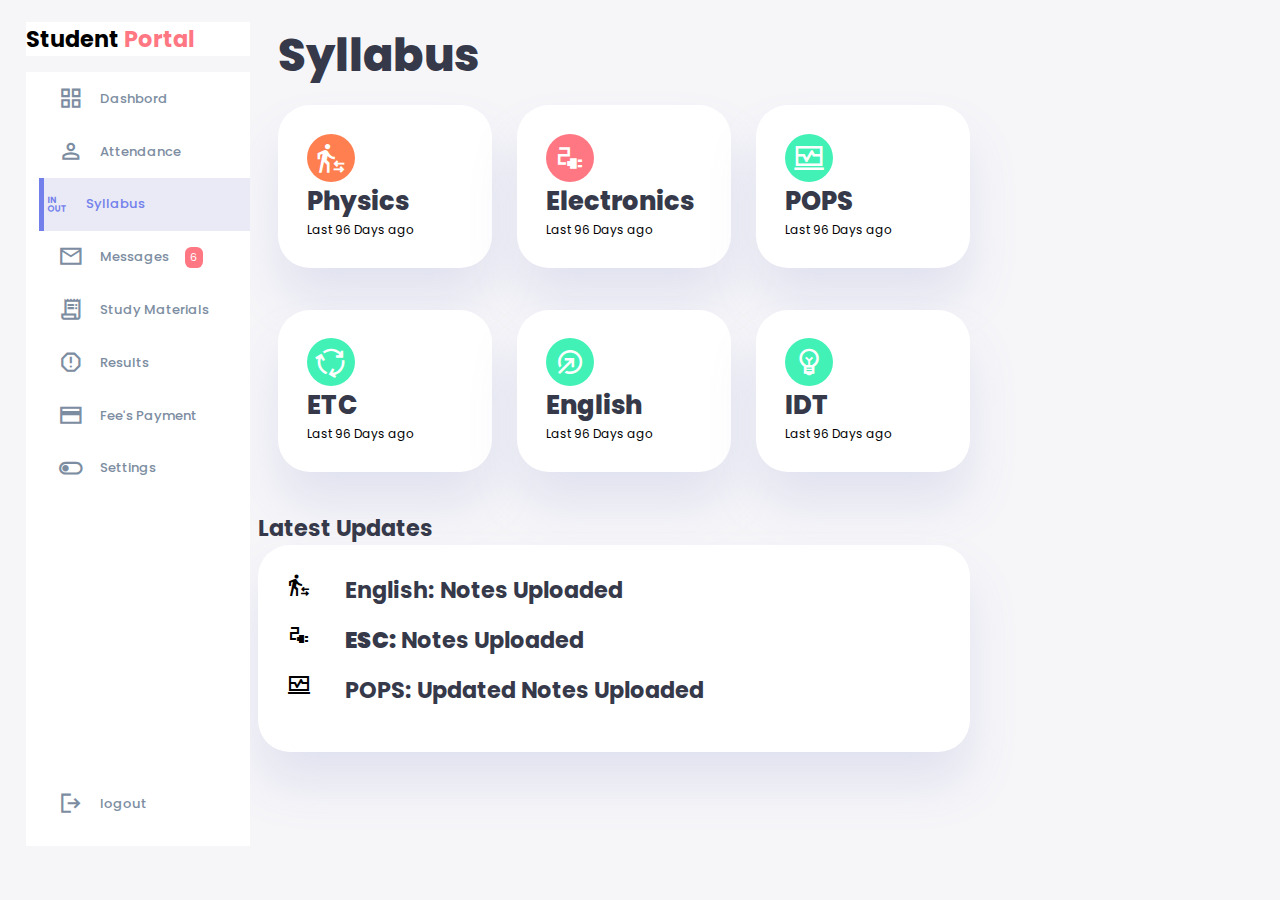
<file: Dashboard/syllabus/sy.html>
<!DOCTYPE html>
<html lang="en">

<head>
    <meta charset="UTF-8">
    <meta http-equiv="X-UA-Compatible" content="IE=edge">
    <meta name="viewport" content="width=device-width, initial-scale=1.0">
    <title>Syllabus</title>
    <link rel="stylesheet"
        href="https://fonts.googleapis.com/css2?family=Material+Symbols+Sharp:opsz,wght,FILL,GRAD@48,400,0,0" />
    <link rel="stylesheet" href="sy.css">
</head>

<body>
    <script src="sy.js"></script>
    <div class="container">
        <aside>

            <div class="top">
                <div class="logo">
                    <h2>Student <span class="danger">Portal</span> </h2>
                </div>
                <div class="close" id="close_btn">
                    <span class="material-symbols-sharp">
                        close
                    </span>
                </div>
            </div>
            <!-- end top -->
            <div class="sidebar">

                <a href="../index.html">
                    <span class="material-symbols-sharp">grid_view </span>
                    <h3>Dashbord</h3>
                </a>
                <a href="../Attendance/att.html">
                    <span class="material-symbols-sharp">person_outline </span>
                    <h3>Attendance</h3>
                </a>
                <a href="#" class="active">
                    <span class="material-symbols-sharp">check_in_out </span>
                    <h3>Syllabus</h3>
                </a>
                <a href="../Messages/mess.html">
                    <span class="material-symbols-sharp">mail_outline </span>
                    <h3>Messages</h3>
                    <span class="msg_count">6</span>
                </a>
                <a href="../Study Material/study.html">
                    <span class="material-symbols-sharp">receipt_long </span>
                    <h3>Study Materials</h3>
                </a>
                <a href="../result/res.html">
                    <span class="material-symbols-sharp">report_gmailerrorred </span>
                    <h3>Results</h3>
                </a>
                <a href="../fee/fee.html">
                    <span class="material-symbols-sharp">credit_card </span>
                    <h3>Fee's Payment</h3>
                </a>
                <a href="../settings/sett.html">
                    <span class="material-symbols-sharp">toggle_off </span>
                    <h3>Settings</h3>
                </a>
                <a href="#">
                    <span class="material-symbols-sharp">logout </span>
                    <h3>logout</h3>
                </a>



            </div>

        </aside>
        <!-- --------------
        end asid
      -------------------- -->

        <!-- --------------
        start main part
      --------------- -->

        <main>
            <h1>Syllabus</h1>

            <div class="insights">


                <!-- start seling -->
                <div class="sales">
                    <span class="material-symbols-sharp">transfer_within_a_station</span>
                    <div class="middle">

                        <div class="left">

                            <h1>Physics</h1>
                        </div>

                    </div>
                    <small>Last 96 Days ago</small>
                </div>
                <!-- end seling -->
                <!-- start expenses -->
                <div class="expenses">
                    <span class="material-symbols-sharp">electrical_services</span>
                    <div class="middle">

                        <div class="left">

                            <h1>Electronics</h1>
                        </div>

                    </div>
                    <small>Last 96 Days ago</small>
                </div>
                <!-- end seling -->
                <!-- start seling -->
                <div class="income">
                    <span class="material-symbols-sharp">browse_activity</span>
                    <div class="middle">

                        <div class="left">

                            <h1>POPS</h1>
                        </div>

                    </div>
                    <small> Last 96 Days ago</small>
                </div>
                <!-- end seling -->
                <!-- start seling -->
                <div class="income">
                    <span class="material-symbols-sharp">cycle</span>
                    <div class="middle">

                        <div class="left">
                            <h1>ETC</h1>
                        </div>

                    </div>
                    <small> Last 96 Days ago</small>
                </div>
                <!-- end seling -->
                <!-- start seling -->
                <div class="income">
                    <span class="material-symbols-sharp">bubble</span>
                    <div class="middle">

                        <div class="left">
                            <h1>English</h1>
                        </div>

                    </div>
                    <small> Last 96 Days ago</small>
                </div>
                <!-- end seling -->
                <!-- start seling -->
                <div class="income">
                    <span class="material-symbols-sharp">emoji_objects</span>
                    <div class="middle">

                        <div class="left">
                            <h1>IDT</h1>
                        </div>

                    </div>
                    <small> Last 96 Days ago</small>
                </div>
                <!-- end seling -->

            </div>
            <!-- end insights -->

            <!------------------
         end main
        ------------------->

            <!----------------
        start right main 
      ---------------------->
            <div class="right">

                <div class="top">
                    <button id="menu_bar">
                        <span class="material-symbols-sharp">menu</span>
                    </button>



                </div>

                <div class="recent_updates">
                    <h2>Latest Updates</h2>
                    <div class="updates">
                        <div class="update">
                            <div class="profile-photo">
                                <span class="material-symbols-sharp">transfer_within_a_station</span>
                            </div>
                            <div class="message">
                                <h2>English: Notes Uploaded</h2>
                            </div>
                        </div>
                        <div class="update">
                            <div class="profile-photo">
                                <span class="material-symbols-sharp">electrical_services</span>
                            </div>
                            <div class="message">
                                <h2><b>ESC: </b>Notes Uploaded</h2>
                            </div>
                        </div>
                        <div class="update">
                            <div class="profile-photo">
                                <span class="material-symbols-sharp">browse_activity</span>
                            </div>
                            <div class="message">
                                <h2>POPS: Updated Notes Uploaded</h2>
                            </div>
                        </div>
                    </div>
                </div>
</body>

</html>
</file>
<file: style.css>
@import url('https://fonts.googleapis.com/css2?family=Poppins:ital,wght@0,500;0,600;0,700;0,800;1,600&display=swap');


/* variables */


:root {
  --clr-primary: #7380ec;
  --clr-danger: #ff7782;
  --clr-success: #41f1b6;
  --clr-white: #fff;
  --clr-info-dark: #7d8da1;
  --clr-info-light: #dce1eb;
  --clr-dark: #363949;
  --clr-warnig: #ff4edc;
  --clr-light: rgba(132, 139, 200, 0.18);
  --clr-primary-variant: #111e88;
  --clr-dark-variant: #677483;
  --clr-color-background: #f6f6f9;

  --card-border-radius: 2rem;
  --border-radius-1: 0.4rem;
  --border-radius-2: 0.8rem;
  --border-radius-3: 1.2rem;

  --card-padding: 1.8rem;
  --padding-1: 1.2rem;
  --box-shadow: 0 2rem 3rem var(--clr-light);

}

/* dark theme */
.dark-theme-variables {
  --clr-color-background: #181a1e;
  --clr-white: #202528;
  --clr-light: rgba(0, 0, 0, 0.4);
  --clr-dark: #edeffd;
  --clr-dark-variant: #677483;
  --box-shadow: 0 2rem 3rem var(--clr-light)
}



* {
  margin: 0;
  padding: 0;
  box-sizing: border-box;
  border: 0;
  text-decoration: none;
  list-style: none;
  appearance: none;
}

body {
  width: 100vw;
  height: 100vh;
  font-size: .7rem;
  user-select: none;
  overflow-x: hidden;
  background: var(--clr-color-background);
  font-family: 'Poppins', sans-serif;
}

.container {
  display: grid;
  width: 96%;
  gap: 1.8rem;
  grid-template-columns: 14rem auto 16rem;
  margin: 0 auto;
}

a {
  color: var(--clr-dark);
}

h1 {
  font-weight: 800;
  font-size: 2.8rem;
}

h2 {
  font-size: 1.4rem;
}

h3 {
  font-size: 0.87;
}

h4 {
  font-weight: 0.8rem;
}

h5 {
  font-size: 0.77rem;
}

small {
  font-size: 0.75rem;
}

.profile-photo img {
  width: 2.8rem;
  height: 2.8rem;
  overflow: hidden;
  border-radius: 50%;
}

.text-muted {
  color: var(--clr-info-dark);
}

p {
  color: var(--clr-dark-variant);
}

b {
  color: var(--clr-dark);
}

.primary {
  color: var(--clr-primary);
}

.success {
  color: var(--clr-success);
}

.danger {
  color: var(--clr-danger);
}

.warning {
  color: var(--clr-warnig);
}


/* aside */
aside {
  height: 100vh;
}

aside .top {
  background: var(--clr-white);
  display: flex;
  align-items: center;
  justify-content: space-between;
  margin-top: 1.4rem;
}

aside .logo {
  display: flex;
  gap: 1rem;
}

aside .logo img {
  width: 2rem;
  height: 2rem;
}

aside .top div.close span {
  display: none;
}

/* ===================
 Sidebar
 ================== */

aside .sidebar {
  background: var(--clr-white);
  display: flex;
  flex-direction: column;
  height: 86vh;
  position: relative;
  top: 1rem;
}

aside h3 {
  font-weight: 500;
}

aside .sidebar a {
  display: flex;
  color: var(--clr-info-dark);
  margin-left: 2rem;
  gap: 1rem;
  align-items: center;
  height: 3.3rem;
  transition: all .1s ease;

}

aside .sidebar a span {
  font-size: 1.6rem;
  transition: all .3s ease-in-out;

}

aside .sidebar a:last-child {
  position: absolute;
  bottom: 1rem;
  width: 100%;
}

aside .sidebar a.active {
  background-color: var(--clr-light);
  color: var(--clr-primary);
  margin-left: 0;
  border-left: 5px solid var(--clr-primary);
  margin-left: calc(1rem - 3px);
}

aside .sidebar a:hover span {
  margin-left: 1rem;
}

aside .sidebar a span.msg_count {
  background-color: var(--clr-danger);
  color: var(--clr-white);
  padding: 2px 5px;
  font-size: 11px;
  border-radius: var(--border-radius-1);
}

/* ----------------------------
 --------- Main--------------
 ------------------------------ */

main {
  margin-top: 1.4rem;
  width: auto;
}

main input {
  background-color: transparent;
  border: 0;
  outline: 0;
  color: var(--clr-dark);
}

main .date {
  display: inline-block;
  background: var(--clr-white);
  border-radius: var(--border-radius-1);
  margin-top: 1rem;
  padding: 0.5rem 1.6rem;
}

main .insights {
  display: grid;
  grid-template-columns: repeat(3, 1fr);
  gap: 1.6rem;
}

main .insights>div {
  background-color: var(--clr-white);
  padding: var(--card-padding);
  border-radius: var(--card-border-radius);
  margin-top: 1rem;
  box-shadow: var(--box-shadow);
  transition: all .3s ease;
}

main .insights>div:hover {
  box-shadow: none;
}

main .insights>div span {
  background: coral;
  padding: 0.5rem;
  border-radius: 50%;
  color: var(--clr-white);
  font-size: 2rem;
}

main .insights>div.expenses span {
  background: var(--clr-danger);
}

main .insights>div.income span {
  background: var(--clr-success);
}

main .insights>div .middle {
  display: flex;
  align-items: center;
  justify-content: space-between;
}

main .insights>div .middle h1 {
  font-size: 1.6rem;
}

main h1 {
  color: var(--clr-dark);
}

main .insights h1 {
  color: var(--clr-dark);
}

main .insights h3 {
  color: var(--clr-dark);
}

main .insights p {
  color: var(--clr-dark);
}

main .insights h3 {

  color: var(--clr-dark);


}

main .insights .progress {
  position: relative;
  height: 68px;
  width: 68px;
  border-radius: 50px;
}

main .insights svg {
  height: 150px;
  width: 150px;
  position: absolute;
  top: 0;
}

main .insights svg circle {
  fill: none;
  stroke: var(--clr-primary);
  transform: rotate(270, 80, 80);
  stroke-width: 5;
}

main .insights .sales svg circle {
  stroke-dashoffset: 0;
  stroke-dasharray: 150;
}

main .insights .expenses svg circle {
  stroke-dashoffset: 10;
  stroke-dasharray: 150;
}

main .insights .sales svg circle {
  stroke-dashoffset: 0;
  stroke-dasharray: 150;
}

main .insights .income svg circle {
  stroke: var(--clr-success);
}

main .insights .progress .number {
  position: absolute;
  top: 5%;
  left: 5%;
  height: 100%;
  width: 100%;
  display: flex;
  justify-content: center;
  align-items: center;
}

/* recent order */

main .recent_order {
  margin-top: 2rem;
}

main .recent_order h2 {
  color: var(--clr-dark);
}

main .recent_order h2 {
  margin-bottom: 0.8rem;
}

main .recent_order table {
  background: var(--clr-white);
  width: 100%;
  border-radius: var(--card-border-radius);
  padding: var(--card-padding);
  text-align: center;
  box-shadow: var(--box-shadow);
  transition: all .3s ease;
  color: var(--clr-dark);
}

main .recent_order table:hover {
  box-shadow: none;
}

main table tbody td {
  height: 3.8rem;
  border-bottom: 1px solid var(--clr-white);
  color: var(--clr-dark-variant)
}

main table tbody tr:last-child td {
  border: none;
}


main .recent_order a {
  text-align: center;
  display: block;
  margin: 1rem;
}


/*********************
Right Side
**********************/

.right {
  margin-top: 1.4rem;
}

.right h2 {
  color: var(--clr-dark);
}

.right .top {
  display: flex;
  justify-content: start;
  gap: 2rem;
}

.right .top button {
  display: none;
}

.right .theme-toggler {
  background: var(--clr-white);
  display: flex;
  justify-content: space-between;
  height: 1.6rem;
  width: 4.2rem;
  cursor: pointer;
  border-radius: var(--border-radius-1);
}

.right .theme-toggler span {
  font-size: 1.2rem;
  width: 50%;
  height: 100%;
  display: flex;
  align-items: center;
  justify-content: center;
}

.right .theme-toggler span.active {
  background: var(--clr-primary);
  color: #fff;
}


.right .top .profile {
  display: flex;
  gap: 2rem;
  text-align: right;
}

.right .info h3 {
  color: var(--clr-dark);
}

.right .item h3 {
  color: var(--clr-dark);
}

/* recent update */

.right .recent_updates {
  margin-top: 1rem;
  margin-left: -20px;
}

.right .recent_updates .updates {
  background-color: var(--clr-white);
  padding: var(--card-padding);
  border-radius: var(--card-border-radius);
  box-shadow: var(--box-shadow);
  transition: all .3s ease;
}

.right .recent_updates .updates:hover {
  box-shadow: none;
}

.right .recent_updates .update {
  display: grid;
  grid-template-columns: 2.6rem auto;
  gap: 1rem;
  margin-bottom: 1rem;
}


.right .recent_updates .update p {}

/* see analytics */

.right .sales-analytics {
  margin-top: 2rem;
}

.right .sales-analytics h2 {
  margin-bottom: 0.8rem;
}

.right .sales-analytics .item {
  background-color: var(--clr-white);
  display: flex;
  justify-content: space-between;
  align-items: center;
  gap: 1rem;
  margin: 10px 0;
  width: 100%;
  margin-bottom: 0.8rem;
  padding: 1.4rem var(--card-padding);
  border-radius: var(--border-radius-3);
  box-shadow: var(--box-shadow);
}

.right .sales-analytics .item:hover {
  box-shadow: none;
}

.right .sales-analytics .item .icon {
  padding: 0.6rem;
  color: var(--clr-white);
  border-radius: 50%;
  height: 50px;
  width: 50px;
  line-height: 50px;
  align-items: center;
  background: coral;
}

.right .sales-analytics .item:nth-child(3) .icon {
  background: var(--clr-success);
}

.right .sales-analytics .item:nth-child(4) .icon {
  background: var(--clr-danger);
}

.right .sales-analytics .item .right {
  margin-left: 15px;
  display: flex;
  justify-content: space-around;
}

.right .sales-analytics .item .right h3 {
  color: var(d);
}


.add_product div {
  display: flex;
  height: 60px;
  width: 100%;
  text-align: center;
  justify-content: center;
  align-items: center;
  border: 2px dashed;
  color: var(--clr-dark-variant);
  margin-bottom: 40px;

}




/* ***********
MEDIA QUERY
****************/

@media screen and (max-width:1200px) {
  .container {
    width: 94%;
    grid-template-columns: 7rem auto 14rem;
  }

  aside .sidebar h3 {
    display: none;
  }

  aside .sidebar a {
    width: 5.6rem;
  }

  aside .sidebar a:last-child {
    position: relative;
    margin-top: 1.8rem;
  }

  main .insights {
    display: grid;
    grid-template-columns: repeat(1, 1fr);
  }
}

/* ****************
MEDIA QUERY PHONE
************************/

@media screen and (max-width:768px) {
  .container {
    width: 100%;
    grid-template-columns: repeat(1, 1fr);

  }

  aside {
    position: fixed;
    width: 18rem;
    z-index: 3;
    height: 100vh;
    background-color: var(--clr-white);
    display: none;
    left: -110px;
    animation: menuLeft .3s ease forwards;
  }

  @keyframes menuLeft {
    to {
      left: 0;
    }
  }




  aside .logo h2 {
    display: inline;
  }

  aside .sidebar h3 {
    display: inline;
  }

  aside .sidebar a {
    width: 100%;
    height: 3.4rem;
  }

  aside .top div.close span {
    display: inline;
    position: absolute;
    right: 0;
    margin-right: 30px;
    font-size: 35px;
    cursor: pointer;
  }

  .right .top {
    position: fixed;
    top: 0;
    left: 0;
    display: flex;
    justify-content: center;
    align-items: center;
    padding: 0 0.8rem;
    background: var(--clr-white);
    height: 4.6rem;
    width: 100%;
    z-index: 2;
    box-shadow: 0 1rem 1rem var(--clr-light);
    margin: 0;
  }


  main .insights {
    display: grid;
    grid-template-columns: repeat(1, 1fr);
    gap: 1.6rem;
    padding: 40px;
  }

  main .recent_order {
    padding: 30px;
    margin: 0 auto;
  }



  .right .profile {
    position: absolute;
    left: 70%;
  }

  .right .top .theme-toggler {
    width: 4.4rem;
    position: absolute;
    left: 50%;
  }

  .right .profile .info {
    display: none;
  }

  .right .top button {
    display: inline-block;
    background: transparent;
    cursor: pointer;
    color: var(--clr-dark);
    position: absolute;
    left: 1rem;

  }

  .right .recent_order {
    padding: 0 30px;
  }

  .right .recent_updates {
    padding: 0 40px;
  }

  .right .sales-analytics {
    padding: 0 40px;
  }

  .right .add_product {
    padding: 0 40px;
    margin-bottom: 40px;
  }
</file>
<file: Dashboard/Attendance/att.css>
@import url('https://fonts.googleapis.com/css2?family=Poppins:ital,wght@0,500;0,600;0,700;0,800;1,600&display=swap');


/* variables */


:root {
  --clr-primary: #7380ec;
  --clr-danger: #ff7782;
  --clr-success: #41f1b6;
  --clr-white: #fff;
  --clr-info-dark: #7d8da1;
  --clr-info-light: #dce1eb;
  --clr-dark: #363949;
  --clr-warnig: #ff4edc;
  --clr-light: rgba(132, 139, 200, 0.18);
  --clr-primary-variant: #111e88;
  --clr-dark-variant: #677483;
  --clr-color-background: #f6f6f9;

  --card-border-radius: 2rem;
  --border-radius-1: 0.4rem;
  --border-radius-2: 0.8rem;
  --border-radius-3: 1.2rem;

  --card-padding: 1.8rem;
  --padding-1: 1.2rem;
  --box-shadow: 0 2rem 3rem var(--clr-light);

}

/* dark theme */
.dark-theme-variables {
  --clr-color-background: #181a1e;
  --clr-white: #202528;
  --clr-light: rgba(0, 0, 0, 0.4);
  --clr-dark: #edeffd;
  --clr-dark-variant: #677483;
  --box-shadow: 0 2rem 3rem var(--clr-light)
}



*{
  margin: 0;
  padding: 0;
  box-sizing: border-box;
  border: 0;
  text-decoration: none;
  list-style: none;
  appearance: none;
}

body{
   width: 100vw;
   height: 100vh;
   font-size: .7rem;
   user-select: none;
   overflow-x: hidden;
   background: var(--clr-color-background);
   font-family: 'Poppins', sans-serif;
}

.container  {
  display: grid;
  width: 96%;
  gap: 1.8rem;
  grid-template-columns: 14rem auto 16rem;
  margin: 0 auto;
}

a{
  color: var(--clr-dark);
}

h1{
  font-weight: 800;
  font-size: 2.8rem;
}
h2{
  font-size: 1.4rem;
}
h3{
  font-size: 0.87;
}
h4{
  font-weight: 0.8rem;
}
h5{
  font-size: 0.77rem;
}
small{
  font-size: 0.75rem;
}
.profile-photo img{
  width: 2.8rem;
  height: 2.8rem;
  overflow: hidden;
  border-radius: 50%;
}
.text-muted{
  color: var(--clr-info-dark);
}
p{
  color: var(--clr-dark-variant);
}
b{
  color: var(--clr-dark);
}
.primary {
  color: var(--clr-primary);
}

.success {
  color: var(--clr-success);
}

.danger {
  color: var(--clr-danger);
}

.warning {
  color: var(--clr-warnig);
}


/* aside */
 aside{
  height: 100vh;
 }
 aside .top{
  background: var(--clr-white);
  display: flex;
  align-items: center;
  justify-content: space-between;
  margin-top: 1.4rem;
 }

 aside .logo{
   display: flex;
   gap: 1rem;
 }
 aside .logo img{
   width: 2rem;
   height: 2rem;
 }
 aside .top div.close span{
   display: none;
 }

 /* ===================
 Sidebar
 ================== */

 aside .sidebar{
  background: var(--clr-white);
  display: flex;
  flex-direction: column;
  height: 86vh;
  position: relative;
  top: 1rem;
 }

 aside h3{
  font-weight: 500;
 }

 aside .sidebar a{
  display: flex;
  color: var(--clr-info-dark);
  margin-left: 2rem;
  gap: 1rem;
  align-items: center;
  height: 3.3rem;
  transition: all .1s ease;
 
 }

 aside .sidebar a span{
  font-size: 1.6rem;
  transition: all .3s ease-in-out;
  
 }

 aside .sidebar a:last-child{
  position: absolute;
  bottom: 1rem; 
  width: 100%;
 }

 aside .sidebar a.active{
   background-color: var(--clr-light);
   color: var(--clr-primary);
   margin-left: 0;
   border-left: 5px solid var(--clr-primary);
   margin-left: calc(1rem - 3px);
 }
 aside .sidebar a:hover span{
  margin-left: 1rem;
 }

 aside .sidebar a span.msg_count{
   background-color: var(--clr-danger);
   color: var(--clr-white);
   padding: 2px 5px;
   font-size: 11px;
   border-radius: var(--border-radius-1);
 }

 /* ----------------------------
 --------- Main--------------
 ------------------------------ */

 main{
  margin-top: 1.4rem;
  width: auto;
 }
 main input {
  background-color: transparent;
  border: 0;
  outline: 0;
  color: var(--clr-dark);
 }

 main .date{
  display: inline-block;
  background: var(--clr-white);
  border-radius: var(--border-radius-1);
  margin-top: 1rem;
  padding: 0.5rem 1.6rem;
 }

main .insights{
   display: grid;
   grid-template-columns: repeat(3,1fr);
   gap: 1.6rem;
}
main .insights>div{
   background-color: var(--clr-white);
   padding: var(--card-padding);
   border-radius: var(--card-border-radius);
   margin-top: 1rem;
   box-shadow: var(--box-shadow);
   transition: all .3s ease;
}

main .insights > div:hover{
  box-shadow: none;
}
main .insights>div  span{
   background: coral;
    padding: 0.5rem;
     border-radius: 50%;
     color: var(--clr-white);
     font-size: 2rem; 
  }

main .insights > div.expenses span{
   background: var(--clr-danger);
}
main .insights > div.income span{
  background: var(--clr-success);
}

main .insights > div .middle{
   display: flex;
   align-items: center;
   justify-content: space-between;
}
main .insights > div .middle h1{
  font-size: 1.6rem;
}

main h1{
  color: var(--clr-dark);
}
main .insights h1{
  color: var(--clr-dark);
}
main .insights h3{
  color: var(--clr-dark);
}
main .insights p{
  color: var(--clr-dark);
}
main .insights h3{
  
    color: var(--clr-dark);
  
  
}

main .insights .progress{
  position: relative;
  height: 68px;
  width: 68px;
  border-radius: 50px;
}

main .insights svg{
  height: 150px;
  width: 150px;
  position: absolute;
  top: 0;
}

main .insights svg circle{
  fill: none;
  stroke: var(--clr-primary);
   transform: rotate(270,80,80);
   stroke-width: 5;
}
main .insights .sales svg circle{
   stroke-dashoffset: 0;
   stroke-dasharray: 150;
}

main .insights .expenses svg circle{
  stroke-dashoffset: 10;
  stroke-dasharray: 150;
}
main .insights .sales svg circle{
  stroke-dashoffset: 0;
  stroke-dasharray: 150;
}
main .insights .income svg circle{
  stroke: var(--clr-success);
}

main .insights .progress .number{
  position: absolute;
  top: 5%;
  left: 5%;
  height: 100%;
  width: 100%;
  display: flex;
  justify-content: center;
  align-items: center;
}

/* recent order */

main .recent_order{
   margin-top: 2rem;
}

main .recent_order h2{
    color: var(--clr-dark);
}

main .recent_order h2{
  margin-bottom: 0.8rem;
}
main .recent_order table{
  background: var(--clr-white);
  width: 100%;
  border-radius: var(--card-border-radius);
  padding: var(--card-padding);
  text-align: center;
  box-shadow: var(--box-shadow);
  transition: all .3s ease;
  color: var(--clr-dark);
}
main .recent_order table:hover{
  box-shadow: none;
}

main table tbody td{
   height: 3.8rem;
   border-bottom: 1px solid var(--clr-white);
   color:var(--clr-dark-variant)
}
main table tbody tr:last-child td{
   border: none;
}


main .recent_order a{
  text-align: center;
  display: block;
  margin: 1rem;
}


/*********************
Right Side
**********************/

.right{
  margin-top: 1.4rem;
}
.right h2{
  color: var(--clr-dark);
}
.right .top{
  display: flex;
  justify-content: start;
  gap: 2rem;
}

.right .top button{
  display: none;
}

.right .theme-toggler{
  background: var(--clr-white);
  display: flex;
  justify-content: space-between;
  height: 1.6rem;
  width: 4.2rem;
  cursor: pointer;
  border-radius: var(--border-radius-1);
}
.right .theme-toggler span{
  font-size: 1.2rem;
  width: 50%;
  height: 100%;
  display: flex;
  align-items: center;
  justify-content: center;
}

.right .theme-toggler span.active{
  background: var(--clr-primary);
  color: #fff;
}


.right .top .profile{
  display: flex;
  gap: 2rem;
  text-align: right;
}
.right  .info h3{
  color: var(--clr-dark);
}
.right  .item h3{
  color: var(--clr-dark);
}

/* recent update */

.right .recent_updates{
  margin-top: 1rem;
  margin-left: -20px;
}
.right .recent_updates .updates{
  background-color: var(--clr-white);
  padding: var(--card-padding);
  border-radius: var(--card-border-radius);
  box-shadow: var(--box-shadow);
   transition: all .3s ease;
}
.right .recent_updates .updates:hover{
  box-shadow: none;
}
.right .recent_updates .update{
   display: grid;
   grid-template-columns: 2.6rem auto;
   gap: 1rem;
   margin-bottom: 1rem;
}
/* see analytics */

.right .sales-analytics{
  margin-top: 2rem;
}
.right .sales-analytics h2{
  margin-bottom: 0.8rem;
}
.right .sales-analytics .item{
  background-color: var(--clr-white);
  display: flex;
  justify-content: space-between;
  align-items: center;
  gap: 1rem;
  margin: 10px 0;
  width: 100%;
  margin-bottom: 0.8rem;
  padding: 1.4rem var(--card-padding);
  border-radius: var(--border-radius-3);
  box-shadow: var(--box-shadow);
}
.right .sales-analytics .item:hover{
  box-shadow: none;
}

.right .sales-analytics .item .icon{
  padding: 0.6rem;
  color: var(--clr-white);
  border-radius: 50%;
  height: 50px;
  width: 50px;
  line-height: 50px;
  align-items: center;
  background: coral;
}
.right .sales-analytics .item:nth-child(3) .icon
{
  background: var(--clr-success);
}
.right .sales-analytics .item:nth-child(4) .icon
{
  background: var(--clr-danger);
}

.right .sales-analytics .item .right{
  margin-left: 15px;
  display: flex;
  justify-content: space-around;
}
.right .sales-analytics .item .right h3{
  color: var(d);
}


.add_product div{
  display: flex;
  height: 60px;
  width: 100%;
  text-align: center;
  justify-content: center;
  align-items: center;
  border: 2px dashed;
  color: var(--clr-dark-variant);
  margin-bottom: 40px;

}




/* ***********
MEDIA QUERY
****************/

@media screen and (max-width:1200px) {
    .container{
      width: 94%;
      grid-template-columns: 7rem auto 14rem;
    }
    aside .sidebar h3{
      display: none;
    }
    aside .sidebar a{
      width: 5.6rem;
    }
    aside .sidebar a:last-child{
      position: relative;
      margin-top: 1.8rem;
    }
    main .insights{
      display: grid;
      grid-template-columns: repeat(1,1fr);
    }
}

/* ****************
MEDIA QUERY PHONE
************************/

@media screen and (max-width:768px) {
  .container{
    width: 100%;
    grid-template-columns: repeat(1,1fr);
  
  }
  
  aside{
    position: fixed;
    width: 18rem;
    z-index: 3;
    height: 100vh;
    background-color: var(--clr-white);
    display: none;
    left: -110px;
    animation:  menuLeft .3s ease forwards;
  }
  
  @keyframes menuLeft {
      to{
        left: 0;
      }
  }
  



  aside .logo h2{
       display: inline;
  }
  aside .sidebar h3{
    display: inline;
  }
  aside .sidebar a{
    width: 100%;
    height: 3.4rem;
  }
  aside .top div.close  span{
     display: inline;
     position: absolute;
     right: 0;
     margin-right:30px;
     font-size: 35px;
     cursor: pointer;
  }

    .right .top{
       position: fixed;
       top: 0;
       left: 0;
       display: flex;
       justify-content: center;
       align-items: center;
       padding: 0 0.8rem;
       background: var(--clr-white);
       height: 4.6rem;
       width: 100%;
       z-index: 2;
       box-shadow: 0 1rem 1rem var(--clr-light);
       margin: 0;
    }


 main .insights{
  display: grid;
  grid-template-columns: repeat(1,1fr);
  gap: 1.6rem;
  padding: 40px;
 }
 main .recent_order{
  padding: 30px;
  margin: 0 auto;
 }



  .right .profile{
    position: absolute;
    left: 70%;
  }

  .right .top .theme-toggler{
    width: 4.4rem;
    position: absolute;
    left: 50%;
  }
   .right .profile .info{
    display: none;
   }

   .right .top button{
     display: inline-block;
     background: transparent;
     cursor: pointer;
     color: var(--clr-dark);
     position: absolute;
     left: 1rem;

   }
   .right .recent_order{
    padding: 0 30px;
   }
   .right .recent_updates{
    padding: 0 40px;
   }
   .right .sales-analytics{
    padding: 0 40px;
   }
   .right .add_product{
    padding: 0 40px;
    margin-bottom: 40px;
   }


}
</file>
<file: Dashboard/fee/fee.css>
@import url('https://fonts.googleapis.com/css2?family=Poppins:ital,wght@0,500;0,600;0,700;0,800;1,600&display=swap');


/* variables */


:root {
  --clr-primary: #7380ec;
  --clr-danger: #ff7782;
  --clr-success: #41f1b6;
  --clr-white: #fff;
  --clr-info-dark: #7d8da1;
  --clr-info-light: #dce1eb;
  --clr-dark: #363949;
  --clr-warnig: #ff4edc;
  --clr-light: rgba(132, 139, 200, 0.18);
  --clr-primary-variant: #111e88;
  --clr-dark-variant: #677483;
  --clr-color-background: #f6f6f9;

  --card-border-radius: 2rem;
  --border-radius-1: 0.4rem;
  --border-radius-2: 0.8rem;
  --border-radius-3: 1.2rem;

  --card-padding: 1.8rem;
  --padding-1: 1.2rem;
  --box-shadow: 0 2rem 3rem var(--clr-light);

}

/* dark theme */
.dark-theme-variables {
  --clr-color-background: #181a1e;
  --clr-white: #202528;
  --clr-light: rgba(0, 0, 0, 0.4);
  --clr-dark: #edeffd;
  --clr-dark-variant: #677483;
  --box-shadow: 0 2rem 3rem var(--clr-light)
}



*{
  margin: 0;
  padding: 0;
  box-sizing: border-box;
  border: 0;
  text-decoration: none;
  list-style: none;
  appearance: none;
}

body{
   width: 100vw;
   height: 100vh;
   font-size: .7rem;
   user-select: none;
   overflow-x: hidden;
   background: var(--clr-color-background);
   font-family: 'Poppins', sans-serif;
}

.container  {
  display: grid;
  width: 96%;
  gap: 1.8rem;
  grid-template-columns: 14rem auto 16rem;
  margin: 0 auto;
}

a{
  color: var(--clr-dark);
}

h1{
  font-weight: 800;
  font-size: 2.8rem;
}
h2{
  font-size: 1.4rem;
}
h3{
  font-size: 0.87;
}
h4{
  font-weight: 0.8rem;
}
h5{
  font-size: 0.77rem;
}
small{
  font-size: 0.75rem;
}
.profile-photo img{
  width: 2.8rem;
  height: 2.8rem;
  overflow: hidden;
  border-radius: 50%;
}
.text-muted{
  color: var(--clr-info-dark);
}
p{
  color: var(--clr-dark-variant);
}
b{
  color: var(--clr-dark);
}
.primary {
  color: var(--clr-primary);
}

.success {
  color: var(--clr-success);
}

.danger {
  color: var(--clr-danger);
}

.warning {
  color: var(--clr-warnig);
}


/* aside */
 aside{
  height: 100vh;
 }
 aside .top{
  background: var(--clr-white);
  display: flex;
  align-items: center;
  justify-content: space-between;
  margin-top: 1.4rem;
 }

 aside .logo{
   display: flex;
   gap: 1rem;
 }
 aside .logo img{
   width: 2rem;
   height: 2rem;
 }
 aside .top div.close span{
   display: none;
 }

 /* ===================
 Sidebar
 ================== */

 aside .sidebar{
  background: var(--clr-white);
  display: flex;
  flex-direction: column;
  height: 86vh;
  position: relative;
  top: 1rem;
 }

 aside h3{
  font-weight: 500;
 }

 aside .sidebar a{
  display: flex;
  color: var(--clr-info-dark);
  margin-left: 2rem;
  gap: 1rem;
  align-items: center;
  height: 3.3rem;
  transition: all .1s ease;
 
 }

 aside .sidebar a span{
  font-size: 1.6rem;
  transition: all .3s ease-in-out;
  
 }

 aside .sidebar a:last-child{
  position: absolute;
  bottom: 1rem; 
  width: 100%;
 }

 aside .sidebar a.active{
   background-color: var(--clr-light);
   color: var(--clr-primary);
   margin-left: 0;
   border-left: 5px solid var(--clr-primary);
   margin-left: calc(1rem - 3px);
 }
 aside .sidebar a:hover span{
  margin-left: 1rem;
 }

 aside .sidebar a span.msg_count{
   background-color: var(--clr-danger);
   color: var(--clr-white);
   padding: 2px 5px;
   font-size: 11px;
   border-radius: var(--border-radius-1);
 }

 /* ----------------------------
 --------- Main--------------
 ------------------------------ */

 main{
  margin-top: 1.4rem;
  width: auto;
 }
 main input {
  background-color: transparent;
  border: 0;
  outline: 0;
  color: var(--clr-dark);
 }

 main .date{
  display: inline-block;
  background: var(--clr-white);
  border-radius: var(--border-radius-1);
  margin-top: 1rem;
  padding: 0.5rem 1.6rem;
 }

main .insights{
   display: grid;
   grid-template-columns: repeat(3,1fr);
   gap: 1.6rem;
}
main .insights>div{
   background-color: var(--clr-white);
   padding: var(--card-padding);
   border-radius: var(--card-border-radius);
   margin-top: 1rem;
   box-shadow: var(--box-shadow);
   transition: all .3s ease;
}

main .insights > div:hover{
  box-shadow: none;
}
main .insights>div  span{
   background: coral;
    padding: 0.5rem;
     border-radius: 50%;
     color: var(--clr-white);
     font-size: 2rem; 
  }

main .insights > div.expenses span{
   background: var(--clr-danger);
}
main .insights > div.income span{
  background: var(--clr-success);
}

main .insights > div .middle{
   display: flex;
   align-items: center;
   justify-content: space-between;
}
main .insights > div .middle h1{
  font-size: 1.6rem;
}

main h1{
  color: var(--clr-dark);
}
main .insights h1{
  color: var(--clr-dark);
}
main .insights h3{
  color: var(--clr-dark);
}
main .insights p{
  color: var(--clr-dark);
}
main .insights h3{
  
    color: var(--clr-dark);
  
  
}

main .insights .progress{
  position: relative;
  height: 68px;
  width: 68px;
  border-radius: 50px;
}

main .insights svg{
  height: 150px;
  width: 150px;
  position: absolute;
  top: 0;
}

main .insights svg circle{
  fill: none;
  stroke: var(--clr-primary);
   transform: rotate(270,80,80);
   stroke-width: 5;
}
main .insights .sales svg circle{
   stroke-dashoffset: 0;
   stroke-dasharray: 150;
}

main .insights .expenses svg circle{
  stroke-dashoffset: 10;
  stroke-dasharray: 150;
}
main .insights .sales svg circle{
  stroke-dashoffset: 0;
  stroke-dasharray: 150;
}
main .insights .income svg circle{
  stroke: var(--clr-success);
}

main .insights .progress .number{
  position: absolute;
  top: 5%;
  left: 5%;
  height: 100%;
  width: 100%;
  display: flex;
  justify-content: center;
  align-items: center;
}

/* recent order */

main .recent_order{
   margin-top: 2rem;
}

main .recent_order h2{
    color: var(--clr-dark);
}

main .recent_order h2{
  margin-bottom: 0.8rem;
}
main .recent_order table{
  background: var(--clr-white);
  width: 100%;
  border-radius: var(--card-border-radius);
  padding: var(--card-padding);
  text-align: center;
  box-shadow: var(--box-shadow);
  transition: all .3s ease;
  color: var(--clr-dark);
}
main .recent_order table:hover{
  box-shadow: none;
}

main table tbody td{
   height: 3.8rem;
   border-bottom: 1px solid var(--clr-white);
   color:var(--clr-dark-variant)
}
main table tbody tr:last-child td{
   border: none;
}


main .recent_order a{
  text-align: center;
  display: block;
  margin: 1rem;
}


/*********************
Right Side
**********************/

.right{
  margin-top: 1.4rem;
}
.right h2{
  color: var(--clr-dark);
}
.right .top{
  display: flex;
  justify-content: start;
  gap: 2rem;
}

.right .top button{
  display: none;
}

.right .theme-toggler{
  background: var(--clr-white);
  display: flex;
  justify-content: space-between;
  height: 1.6rem;
  width: 4.2rem;
  cursor: pointer;
  border-radius: var(--border-radius-1);
}
.right .theme-toggler span{
  font-size: 1.2rem;
  width: 50%;
  height: 100%;
  display: flex;
  align-items: center;
  justify-content: center;
}

.right .theme-toggler span.active{
  background: var(--clr-primary);
  color: #fff;
}


.right .top .profile{
  display: flex;
  gap: 2rem;
  text-align: right;
}
.right  .info h3{
  color: var(--clr-dark);
}
.right  .item h3{
  color: var(--clr-dark);
}

/* recent update */

.right .recent_updates{
  margin-top: 1rem;
  margin-left: -20px;
}
.right .recent_updates .updates{
  background-color: var(--clr-white);
  padding: var(--card-padding);
  border-radius: var(--card-border-radius);
  box-shadow: var(--box-shadow);
   transition: all .3s ease;
}
.right .recent_updates .updates:hover{
  box-shadow: none;
}
.right .recent_updates .update{
   display: grid;
   grid-template-columns: 2.6rem auto;
   gap: 1rem;
   margin-bottom: 1rem;
}
/* see analytics */

.right .sales-analytics{
  margin-top: 2rem;
}
.right .sales-analytics h2{
  margin-bottom: 0.8rem;
}
.right .sales-analytics .item{
  background-color: var(--clr-white);
  display: flex;
  justify-content: space-between;
  align-items: center;
  gap: 1rem;
  margin: 10px 0;
  width: 100%;
  margin-bottom: 0.8rem;
  padding: 1.4rem var(--card-padding);
  border-radius: var(--border-radius-3);
  box-shadow: var(--box-shadow);
}
.right .sales-analytics .item:hover{
  box-shadow: none;
}

.right .sales-analytics .item .icon{
  padding: 0.6rem;
  color: var(--clr-white);
  border-radius: 50%;
  height: 50px;
  width: 50px;
  line-height: 50px;
  align-items: center;
  background: coral;
}
.right .sales-analytics .item:nth-child(3) .icon
{
  background: var(--clr-success);
}
.right .sales-analytics .item:nth-child(4) .icon
{
  background: var(--clr-danger);
}

.right .sales-analytics .item .right{
  margin-left: 15px;
  display: flex;
  justify-content: space-around;
}
.right .sales-analytics .item .right h3{
  color: var(d);
}


.add_product div{
  display: flex;
  height: 60px;
  width: 100%;
  text-align: center;
  justify-content: center;
  align-items: center;
  border: 2px dashed;
  color: var(--clr-dark-variant);
  margin-bottom: 40px;

}




/* ***********
MEDIA QUERY
****************/

@media screen and (max-width:1200px) {
    .container{
      width: 94%;
      grid-template-columns: 7rem auto 14rem;
    }
    aside .sidebar h3{
      display: none;
    }
    aside .sidebar a{
      width: 5.6rem;
    }
    aside .sidebar a:last-child{
      position: relative;
      margin-top: 1.8rem;
    }
    main .insights{
      display: grid;
      grid-template-columns: repeat(1,1fr);
    }
}

/* ****************
MEDIA QUERY PHONE
************************/

@media screen and (max-width:768px) {
  .container{
    width: 100%;
    grid-template-columns: repeat(1,1fr);
  
  }
  
  aside{
    position: fixed;
    width: 18rem;
    z-index: 3;
    height: 100vh;
    background-color: var(--clr-white);
    display: none;
    left: -110px;
    animation:  menuLeft .3s ease forwards;
  }
  
  @keyframes menuLeft {
      to{
        left: 0;
      }
  }
  



  aside .logo h2{
       display: inline;
  }
  aside .sidebar h3{
    display: inline;
  }
  aside .sidebar a{
    width: 100%;
    height: 3.4rem;
  }
  aside .top div.close  span{
     display: inline;
     position: absolute;
     right: 0;
     margin-right:30px;
     font-size: 35px;
     cursor: pointer;
  }

    .right .top{
       position: fixed;
       top: 0;
       left: 0;
       display: flex;
       justify-content: center;
       align-items: center;
       padding: 0 0.8rem;
       background: var(--clr-white);
       height: 4.6rem;
       width: 100%;
       z-index: 2;
       box-shadow: 0 1rem 1rem var(--clr-light);
       margin: 0;
    }


 main .insights{
  display: grid;
  grid-template-columns: repeat(1,1fr);
  gap: 1.6rem;
  padding: 40px;
 }
 main .recent_order{
  padding: 30px;
  margin: 0 auto;
 }



  .right .profile{
    position: absolute;
    left: 70%;
  }

  .right .top .theme-toggler{
    width: 4.4rem;
    position: absolute;
    left: 50%;
  }
   .right .profile .info{
    display: none;
   }

   .right .top button{
     display: inline-block;
     background: transparent;
     cursor: pointer;
     color: var(--clr-dark);
     position: absolute;
     left: 1rem;

   }
   .right .recent_order{
    padding: 0 30px;
   }
   .right .recent_updates{
    padding: 0 40px;
   }
   .right .sales-analytics{
    padding: 0 40px;
   }
   .right .add_product{
    padding: 0 40px;
    margin-bottom: 40px;
   }


}
</file>
<file: Dashboard/Messages/mess.css>
@import url('https://fonts.googleapis.com/css2?family=Poppins:ital,wght@0,500;0,600;0,700;0,800;1,600&display=swap');


/* variables */


:root {
  --clr-primary: #7380ec;
  --clr-danger: #ff7782;
  --clr-success: #41f1b6;
  --clr-white: #fff;
  --clr-info-dark: #7d8da1;
  --clr-info-light: #dce1eb;
  --clr-dark: #363949;
  --clr-warnig: #ff4edc;
  --clr-light: rgba(132, 139, 200, 0.18);
  --clr-primary-variant: #111e88;
  --clr-dark-variant: #677483;
  --clr-color-background: #f6f6f9;

  --card-border-radius: 2rem;
  --border-radius-1: 0.4rem;
  --border-radius-2: 0.8rem;
  --border-radius-3: 1.2rem;

  --card-padding: 1.8rem;
  --padding-1: 1.2rem;
  --box-shadow: 0 2rem 3rem var(--clr-light);

}

/* dark theme */
.dark-theme-variables {
  --clr-color-background: #181a1e;
  --clr-white: #202528;
  --clr-light: rgba(0, 0, 0, 0.4);
  --clr-dark: #edeffd;
  --clr-dark-variant: #677483;
  --box-shadow: 0 2rem 3rem var(--clr-light)
}



*{
  margin: 0;
  padding: 0;
  box-sizing: border-box;
  border: 0;
  text-decoration: none;
  list-style: none;
  appearance: none;
}

body{
   width: 100vw;
   height: 100vh;
   font-size: .7rem;
   user-select: none;
   overflow-x: hidden;
   background: var(--clr-color-background);
   font-family: 'Poppins', sans-serif;
}

.container  {
  display: grid;
  width: 96%;
  gap: 1.8rem;
  grid-template-columns: 14rem auto 16rem;
  margin: 0 auto;
}

a{
  color: var(--clr-dark);
}

h1{
  font-weight: 800;
  font-size: 2.8rem;
}
h2{
  font-size: 1.4rem;
}
h3{
  font-size: 0.87;
}
h4{
  font-weight: 0.8rem;
}
h5{
  font-size: 0.77rem;
}
small{
  font-size: 0.75rem;
}
.profile-photo img{
  width: 2.8rem;
  height: 2.8rem;
  overflow: hidden;
  border-radius: 50%;
}
.text-muted{
  color: var(--clr-info-dark);
}
p{
  color: var(--clr-dark-variant);
}
b{
  color: var(--clr-dark);
}
.primary {
  color: var(--clr-primary);
}

.success {
  color: var(--clr-success);
}

.danger {
  color: var(--clr-danger);
}

.warning {
  color: var(--clr-warnig);
}


/* aside */
 aside{
  height: 100vh;
 }
 aside .top{
  background: var(--clr-white);
  display: flex;
  align-items: center;
  justify-content: space-between;
  margin-top: 1.4rem;
 }

 aside .logo{
   display: flex;
   gap: 1rem;
 }
 aside .logo img{
   width: 2rem;
   height: 2rem;
 }
 aside .top div.close span{
   display: none;
 }

 /* ===================
 Sidebar
 ================== */

 aside .sidebar{
  background: var(--clr-white);
  display: flex;
  flex-direction: column;
  height: 86vh;
  position: relative;
  top: 1rem;
 }

 aside h3{
  font-weight: 500;
 }

 aside .sidebar a{
  display: flex;
  color: var(--clr-info-dark);
  margin-left: 2rem;
  gap: 1rem;
  align-items: center;
  height: 3.3rem;
  transition: all .1s ease;
 
 }

 aside .sidebar a span{
  font-size: 1.6rem;
  transition: all .3s ease-in-out;
  
 }

 aside .sidebar a:last-child{
  position: absolute;
  bottom: 1rem; 
  width: 100%;
 }

 aside .sidebar a.active{
   background-color: var(--clr-light);
   color: var(--clr-primary);
   margin-left: 0;
   border-left: 5px solid var(--clr-primary);
   margin-left: calc(1rem - 3px);
 }
 aside .sidebar a:hover span{
  margin-left: 1rem;
 }

 aside .sidebar a span.msg_count{
   background-color: var(--clr-danger);
   color: var(--clr-white);
   padding: 2px 5px;
   font-size: 11px;
   border-radius: var(--border-radius-1);
 }

 /* ----------------------------
 --------- Main--------------
 ------------------------------ */

 main{
  margin-top: 1.4rem;
  width: auto;
 }
 main input {
  background-color: transparent;
  border: 0;
  outline: 0;
  color: var(--clr-dark);
 }

 main .date{
  display: inline-block;
  background: var(--clr-white);
  border-radius: var(--border-radius-1);
  margin-top: 1rem;
  padding: 0.5rem 1.6rem;
 }

main .insights{
   display: grid;
   grid-template-columns: repeat(3,1fr);
   gap: 1.6rem;
}
main .insights>div{
   background-color: var(--clr-white);
   padding: var(--card-padding);
   border-radius: var(--card-border-radius);
   margin-top: 1rem;
   box-shadow: var(--box-shadow);
   transition: all .3s ease;
}

main .insights > div:hover{
  box-shadow: none;
}
main .insights>div  span{
   background: coral;
    padding: 0.5rem;
     border-radius: 50%;
     color: var(--clr-white);
     font-size: 2rem; 
  }

main .insights > div.expenses span{
   background: var(--clr-danger);
}
main .insights > div.income span{
  background: var(--clr-success);
}

main .insights > div .middle{
   display: flex;
   align-items: center;
   justify-content: space-between;
}
main .insights > div .middle h1{
  font-size: 1.6rem;
}

main h1{
  color: var(--clr-dark);
}
main .insights h1{
  color: var(--clr-dark);
}
main .insights h3{
  color: var(--clr-dark);
}
main .insights p{
  color: var(--clr-dark);
}
main .insights h3{
  
    color: var(--clr-dark);
  
  
}

main .insights .progress{
  position: relative;
  height: 68px;
  width: 68px;
  border-radius: 50px;
}

main .insights svg{
  height: 150px;
  width: 150px;
  position: absolute;
  top: 0;
}

main .insights svg circle{
  fill: none;
  stroke: var(--clr-primary);
   transform: rotate(270,80,80);
   stroke-width: 5;
}
main .insights .sales svg circle{
   stroke-dashoffset: 0;
   stroke-dasharray: 150;
}

main .insights .expenses svg circle{
  stroke-dashoffset: 10;
  stroke-dasharray: 150;
}
main .insights .sales svg circle{
  stroke-dashoffset: 0;
  stroke-dasharray: 150;
}
main .insights .income svg circle{
  stroke: var(--clr-success);
}

main .insights .progress .number{
  position: absolute;
  top: 5%;
  left: 5%;
  height: 100%;
  width: 100%;
  display: flex;
  justify-content: center;
  align-items: center;
}

/* recent order */

main .recent_order{
   margin-top: 2rem;
}

main .recent_order h2{
    color: var(--clr-dark);
}

main .recent_order h2{
  margin-bottom: 0.8rem;
}
main .recent_order table{
  background: var(--clr-white);
  width: 100%;
  border-radius: var(--card-border-radius);
  padding: var(--card-padding);
  text-align: center;
  box-shadow: var(--box-shadow);
  transition: all .3s ease;
  color: var(--clr-dark);
}
main .recent_order table:hover{
  box-shadow: none;
}

main table tbody td{
   height: 3.8rem;
   border-bottom: 1px solid var(--clr-white);
   color:var(--clr-dark-variant)
}
main table tbody tr:last-child td{
   border: none;
}


main .recent_order a{
  text-align: center;
  display: block;
  margin: 1rem;
}


/*********************
Right Side
**********************/

.right{
  margin-top: 1.4rem;
}
.right h2{
  color: var(--clr-dark);
}
.right .top{
  display: flex;
  justify-content: start;
  gap: 2rem;
}

.right .top button{
  display: none;
}

.right .theme-toggler{
  background: var(--clr-white);
  display: flex;
  justify-content: space-between;
  height: 1.6rem;
  width: 4.2rem;
  cursor: pointer;
  border-radius: var(--border-radius-1);
}
.right .theme-toggler span{
  font-size: 1.2rem;
  width: 50%;
  height: 100%;
  display: flex;
  align-items: center;
  justify-content: center;
}

.right .theme-toggler span.active{
  background: var(--clr-primary);
  color: #fff;
}


.right .top .profile{
  display: flex;
  gap: 2rem;
  text-align: right;
}
.right  .info h3{
  color: var(--clr-dark);
}
.right  .item h3{
  color: var(--clr-dark);
}

/* recent update */

.right .recent_updates{
  margin-top: 1rem;
  margin-left: -20px;
}
.right .recent_updates .updates{
  background-color: var(--clr-white);
  padding: var(--card-padding);
  border-radius: var(--card-border-radius);
  box-shadow: var(--box-shadow);
   transition: all .3s ease;
}
.right .recent_updates .updates:hover{
  box-shadow: none;
}
.right .recent_updates .update{
   display: grid;
   grid-template-columns: 2.6rem auto;
   gap: 1rem;
   margin-bottom: 1rem;
}
/* see analytics */

.right .sales-analytics{
  margin-top: 2rem;
}
.right .sales-analytics h2{
  margin-bottom: 0.8rem;
}
.right .sales-analytics .item{
  background-color: var(--clr-white);
  display: flex;
  justify-content: space-between;
  align-items: center;
  gap: 1rem;
  margin: 10px 0;
  width: 100%;
  margin-bottom: 0.8rem;
  padding: 1.4rem var(--card-padding);
  border-radius: var(--border-radius-3);
  box-shadow: var(--box-shadow);
}
.right .sales-analytics .item:hover{
  box-shadow: none;
}

.right .sales-analytics .item .icon{
  padding: 0.6rem;
  color: var(--clr-white);
  border-radius: 50%;
  height: 50px;
  width: 50px;
  line-height: 50px;
  align-items: center;
  background: coral;
}
.right .sales-analytics .item:nth-child(3) .icon
{
  background: var(--clr-success);
}
.right .sales-analytics .item:nth-child(4) .icon
{
  background: var(--clr-danger);
}

.right .sales-analytics .item .right{
  margin-left: 15px;
  display: flex;
  justify-content: space-around;
}
.right .sales-analytics .item .right h3{
  color: var(d);
}


.add_product div{
  display: flex;
  height: 60px;
  width: 100%;
  text-align: center;
  justify-content: center;
  align-items: center;
  border: 2px dashed;
  color: var(--clr-dark-variant);
  margin-bottom: 40px;

}




/* ***********
MEDIA QUERY
****************/

@media screen and (max-width:1200px) {
    .container{
      width: 94%;
      grid-template-columns: 7rem auto 14rem;
    }
    aside .sidebar h3{
      display: none;
    }
    aside .sidebar a{
      width: 5.6rem;
    }
    aside .sidebar a:last-child{
      position: relative;
      margin-top: 1.8rem;
    }
    main .insights{
      display: grid;
      grid-template-columns: repeat(1,1fr);
    }
}

/* ****************
MEDIA QUERY PHONE
************************/

@media screen and (max-width:768px) {
  .container{
    width: 100%;
    grid-template-columns: repeat(1,1fr);
  
  }
  
  aside{
    position: fixed;
    width: 18rem;
    z-index: 3;
    height: 100vh;
    background-color: var(--clr-white);
    display: none;
    left: -110px;
    animation:  menuLeft .3s ease forwards;
  }
  
  @keyframes menuLeft {
      to{
        left: 0;
      }
  }
  



  aside .logo h2{
       display: inline;
  }
  aside .sidebar h3{
    display: inline;
  }
  aside .sidebar a{
    width: 100%;
    height: 3.4rem;
  }
  aside .top div.close  span{
     display: inline;
     position: absolute;
     right: 0;
     margin-right:30px;
     font-size: 35px;
     cursor: pointer;
  }

    .right .top{
       position: fixed;
       top: 0;
       left: 0;
       display: flex;
       justify-content: center;
       align-items: center;
       padding: 0 0.8rem;
       background: var(--clr-white);
       height: 4.6rem;
       width: 100%;
       z-index: 2;
       box-shadow: 0 1rem 1rem var(--clr-light);
       margin: 0;
    }


 main .insights{
  display: grid;
  grid-template-columns: repeat(1,1fr);
  gap: 1.6rem;
  padding: 40px;
 }
 main .recent_order{
  padding: 30px;
  margin: 0 auto;
 }



  .right .profile{
    position: absolute;
    left: 70%;
  }

  .right .top .theme-toggler{
    width: 4.4rem;
    position: absolute;
    left: 50%;
  }
   .right .profile .info{
    display: none;
   }

   .right .top button{
     display: inline-block;
     background: transparent;
     cursor: pointer;
     color: var(--clr-dark);
     position: absolute;
     left: 1rem;

   }
   .right .recent_order{
    padding: 0 30px;
   }
   .right .recent_updates{
    padding: 0 40px;
   }
   .right .sales-analytics{
    padding: 0 40px;
   }
   .right .add_product{
    padding: 0 40px;
    margin-bottom: 40px;
   }


}
</file>
<file: Dashboard/result/res.css>
@import url('https://fonts.googleapis.com/css2?family=Poppins:ital,wght@0,500;0,600;0,700;0,800;1,600&display=swap');


/* variables */


:root {
    --clr-primary: #7380ec;
    --clr-danger: #ff7782;
    --clr-success: #41f1b6;
    --clr-white: #fff;
    --clr-info-dark: #7d8da1;
    --clr-info-light: #dce1eb;
    --clr-dark: #363949;
    --clr-warnig: #ff4edc;
    --clr-light: rgba(132, 139, 200, 0.18);
    --clr-primary-variant: #111e88;
    --clr-dark-variant: #677483;
    --clr-color-background: #f6f6f9;

    --card-border-radius: 2rem;
    --border-radius-1: 0.4rem;
    --border-radius-2: 0.8rem;
    --border-radius-3: 1.2rem;

    --card-padding: 1.8rem;
    --padding-1: 1.2rem;
    --box-shadow: 0 2rem 3rem var(--clr-light);

}

/* dark theme */
.dark-theme-variables {
    --clr-color-background: #181a1e;
    --clr-white: #202528;
    --clr-light: rgba(0, 0, 0, 0.4);
    --clr-dark: #edeffd;
    --clr-dark-variant: #677483;
    --box-shadow: 0 2rem 3rem var(--clr-light)
}



* {
    margin: 0;
    padding: 0;
    box-sizing: border-box;
    border: 0;
    text-decoration: none;
    list-style: none;
    appearance: none;
}

body {
    width: 100vw;
    height: 100vh;
    font-size: .7rem;
    user-select: none;
    overflow-x: hidden;
    background: var(--clr-color-background);
    font-family: 'Poppins', sans-serif;
}

.container {
    display: grid;
    width: 96%;
    gap: 1.8rem;
    grid-template-columns: 14rem auto 16rem;
    margin: 0 auto;
}

a {
    color: var(--clr-dark);
}

h1 {
    font-weight: 800;
    font-size: 2.8rem;
}

h2 {
    font-size: 1.4rem;
}

h3 {
    font-size: 0.87;
}

h4 {
    font-weight: 0.8rem;
}

h5 {
    font-size: 0.77rem;
}

small {
    font-size: 0.75rem;
}

.profile-photo img {
    width: 2.8rem;
    height: 2.8rem;
    overflow: hidden;
    border-radius: 50%;
}

.text-muted {
    color: var(--clr-info-dark);
}

p {
    color: var(--clr-dark-variant);
}

b {
    color: var(--clr-dark);
}

.primary {
    color: var(--clr-primary);
}

.success {
    color: var(--clr-success);
}

.danger {
    color: var(--clr-danger);
}

.warning {
    color: var(--clr-warnig);
}


/* aside */
aside {
    height: 100vh;
}

aside .top {
    background: var(--clr-white);
    display: flex;
    align-items: center;
    justify-content: space-between;
    margin-top: 1.4rem;
}

aside .logo {
    display: flex;
    gap: 1rem;
}

aside .logo img {
    width: 2rem;
    height: 2rem;
}

aside .top div.close span {
    display: none;
}

/* ===================
 Sidebar
 ================== */

aside .sidebar {
    background: var(--clr-white);
    display: flex;
    flex-direction: column;
    height: 86vh;
    position: relative;
    top: 1rem;
}

aside h3 {
    font-weight: 500;
}

aside .sidebar a {
    display: flex;
    color: var(--clr-info-dark);
    margin-left: 2rem;
    gap: 1rem;
    align-items: center;
    height: 3.3rem;
    transition: all .1s ease;

}

aside .sidebar a span {
    font-size: 1.6rem;
    transition: all .3s ease-in-out;

}

aside .sidebar a:last-child {
    position: absolute;
    bottom: 1rem;
    width: 100%;
}

aside .sidebar a.active {
    background-color: var(--clr-light);
    color: var(--clr-primary);
    margin-left: 0;
    border-left: 5px solid var(--clr-primary);
    margin-left: calc(1rem - 3px);
}

aside .sidebar a:hover span {
    margin-left: 1rem;
}

aside .sidebar a span.msg_count {
    background-color: var(--clr-danger);
    color: var(--clr-white);
    padding: 2px 5px;
    font-size: 11px;
    border-radius: var(--border-radius-1);
}

/* ----------------------------
 --------- Main--------------
 ------------------------------ */

main {
    margin-top: 1.4rem;
    width: auto;
}

main input {
    background-color: transparent;
    border: 0;
    outline: 0;
    color: var(--clr-dark);
}

main .date {
    display: inline-block;
    background: var(--clr-white);
    border-radius: var(--border-radius-1);
    margin-top: 1rem;
    padding: 0.5rem 1.6rem;
}

main .insights {
    display: grid;
    grid-template-columns: repeat(3, 1fr);
    gap: 1.6rem;
}

main .insights>div {
    background-color: var(--clr-white);
    padding: var(--card-padding);
    border-radius: var(--card-border-radius);
    margin-top: 1rem;
    box-shadow: var(--box-shadow);
    transition: all .3s ease;
}

main .insights>div:hover {
    box-shadow: none;
}

main .insights>div span {
    background: coral;
    padding: 0.5rem;
    border-radius: 50%;
    color: var(--clr-white);
    font-size: 2rem;
}

main .insights>div.expenses span {
    background: var(--clr-danger);
}

main .insights>div.income span {
    background: var(--clr-success);
}

main .insights>div .middle {
    display: flex;
    align-items: center;
    justify-content: space-between;
}

main .insights>div .middle h1 {
    font-size: 1.6rem;
}

main h1 {
    color: var(--clr-dark);
}

main .insights h1 {
    color: var(--clr-dark);
}

main .insights h3 {
    color: var(--clr-dark);
}

main .insights p {
    color: var(--clr-dark);
}

main .insights h3 {

    color: var(--clr-dark);


}

main .insights .progress {
    position: relative;
    height: 68px;
    width: 68px;
    border-radius: 50px;
}

main .insights svg {
    height: 150px;
    width: 150px;
    position: absolute;
    top: 0;
}

main .insights svg circle {
    fill: none;
    stroke: var(--clr-primary);
    transform: rotate(270, 80, 80);
    stroke-width: 5;
}

main .insights .sales svg circle {
    stroke-dashoffset: 0;
    stroke-dasharray: 150;
}

main .insights .expenses svg circle {
    stroke-dashoffset: 10;
    stroke-dasharray: 150;
}

main .insights .sales svg circle {
    stroke-dashoffset: 0;
    stroke-dasharray: 150;
}

main .insights .income svg circle {
    stroke: var(--clr-success);
}

main .insights .progress .number {
    position: absolute;
    top: 5%;
    left: 5%;
    height: 100%;
    width: 100%;
    display: flex;
    justify-content: center;
    align-items: center;
}

/* recent order */

main .recent_order {
    margin-top: 2rem;
}

main .recent_order h2 {
    color: var(--clr-dark);
}

main .recent_order h2 {
    margin-bottom: 0.8rem;
}

main .recent_order table {
    background: var(--clr-white);
    width: 100%;
    border-radius: var(--card-border-radius);
    padding: var(--card-padding);
    text-align: center;
    box-shadow: var(--box-shadow);
    transition: all .3s ease;
    color: var(--clr-dark);
}

main .recent_order table:hover {
    box-shadow: none;
}

main table tbody td {
    height: 3.8rem;
    border-bottom: 1px solid var(--clr-white);
    color: var(--clr-dark-variant)
}

main table tbody tr:last-child td {
    border: none;
}


main .recent_order a {
    text-align: center;
    display: block;
    margin: 1rem;
}


/*********************
Right Side
**********************/

.right {
    margin-top: 1.4rem;
}

.right h2 {
    color: var(--clr-dark);
}

.right .top {
    display: flex;
    justify-content: start;
    gap: 2rem;
}

.right .top button {
    display: none;
}

.right .theme-toggler {
    background: var(--clr-white);
    display: flex;
    justify-content: space-between;
    height: 1.6rem;
    width: 4.2rem;
    cursor: pointer;
    border-radius: var(--border-radius-1);
}

.right .theme-toggler span {
    font-size: 1.2rem;
    width: 50%;
    height: 100%;
    display: flex;
    align-items: center;
    justify-content: center;
}

.right .theme-toggler span.active {
    background: var(--clr-primary);
    color: #fff;
}


.right .top .profile {
    display: flex;
    gap: 2rem;
    text-align: right;
}

.right .info h3 {
    color: var(--clr-dark);
}

.right .item h3 {
    color: var(--clr-dark);
}

/* recent update */

.right .recent_updates {
    margin-top: 1rem;
    margin-left: -20px;
}

.right .recent_updates .updates {
    background-color: var(--clr-white);
    padding: var(--card-padding);
    border-radius: var(--card-border-radius);
    box-shadow: var(--box-shadow);
    transition: all .3s ease;
}

.right .recent_updates .updates:hover {
    box-shadow: none;
}

.right .recent_updates .update {
    display: grid;
    grid-template-columns: 2.6rem auto;
    gap: 1rem;
    margin-bottom: 1rem;
}

/* see analytics */

.right .sales-analytics {
    margin-top: 2rem;
}

.right .sales-analytics h2 {
    margin-bottom: 0.8rem;
}

.right .sales-analytics .item {
    background-color: var(--clr-white);
    display: flex;
    justify-content: space-between;
    align-items: center;
    gap: 1rem;
    margin: 10px 0;
    width: 100%;
    margin-bottom: 0.8rem;
    padding: 1.4rem var(--card-padding);
    border-radius: var(--border-radius-3);
    box-shadow: var(--box-shadow);
}

.right .sales-analytics .item:hover {
    box-shadow: none;
}

.right .sales-analytics .item .icon {
    padding: 0.6rem;
    color: var(--clr-white);
    border-radius: 50%;
    height: 50px;
    width: 50px;
    line-height: 50px;
    align-items: center;
    background: coral;
}

.right .sales-analytics .item:nth-child(3) .icon {
    background: var(--clr-success);
}

.right .sales-analytics .item:nth-child(4) .icon {
    background: var(--clr-danger);
}

.right .sales-analytics .item .right {
    margin-left: 15px;
    display: flex;
    justify-content: space-around;
}

.right .sales-analytics .item .right h3 {
    color: var(d);
}


.add_product div {
    display: flex;
    height: 60px;
    width: 100%;
    text-align: center;
    justify-content: center;
    align-items: center;
    border: 2px dashed;
    color: var(--clr-dark-variant);
    margin-bottom: 40px;

}




/* ***********
MEDIA QUERY
****************/

@media screen and (max-width:1200px) {
    .container {
        width: 94%;
        grid-template-columns: 7rem auto 14rem;
    }

    aside .sidebar h3 {
        display: none;
    }

    aside .sidebar a {
        width: 5.6rem;
    }

    aside .sidebar a:last-child {
        position: relative;
        margin-top: 1.8rem;
    }

    main .insights {
        display: grid;
        grid-template-columns: repeat(1, 1fr);
    }
}

/* ****************
MEDIA QUERY PHONE
************************/

@media screen and (max-width:768px) {
    .container {
        width: 100%;
        grid-template-columns: repeat(1, 1fr);

    }

    aside {
        position: fixed;
        width: 18rem;
        z-index: 3;
        height: 100vh;
        background-color: var(--clr-white);
        display: none;
        left: -110px;
        animation: menuLeft .3s ease forwards;
    }

    @keyframes menuLeft {
        to {
            left: 0;
        }
    }




    aside .logo h2 {
        display: inline;
    }

    aside .sidebar h3 {
        display: inline;
    }

    aside .sidebar a {
        width: 100%;
        height: 3.4rem;
    }

    aside .top div.close span {
        display: inline;
        position: absolute;
        right: 0;
        margin-right: 30px;
        font-size: 35px;
        cursor: pointer;
    }

    .right .top {
        position: fixed;
        top: 0;
        left: 0;
        display: flex;
        justify-content: center;
        align-items: center;
        padding: 0 0.8rem;
        background: var(--clr-white);
        height: 4.6rem;
        width: 100%;
        z-index: 2;
        box-shadow: 0 1rem 1rem var(--clr-light);
        margin: 0;
    }


    main .insights {
        display: grid;
        grid-template-columns: repeat(1, 1fr);
        gap: 1.6rem;
        padding: 40px;
    }

    main .recent_order {
        padding: 30px;
        margin: 0 auto;
    }



    .right .profile {
        position: absolute;
        left: 70%;
    }

    .right .top .theme-toggler {
        width: 4.4rem;
        position: absolute;
        left: 50%;
    }

    .right .profile .info {
        display: none;
    }

    .right .top button {
        display: inline-block;
        background: transparent;
        cursor: pointer;
        color: var(--clr-dark);
        position: absolute;
        left: 1rem;

    }

    .right .recent_order {
        padding: 0 30px;
    }

    .right .recent_updates {
        padding: 0 40px;
    }

    .right .sales-analytics {
        padding: 0 40px;
    }

    .right .add_product {
        padding: 0 40px;
        margin-bottom: 40px;
    }


}
</file>
<file: Dashboard/settings/sett.css>
@import url('https://fonts.googleapis.com/css2?family=Poppins:ital,wght@0,500;0,600;0,700;0,800;1,600&display=swap');


/* variables */


:root {
  --clr-primary: #7380ec;
  --clr-danger: #ff7782;
  --clr-success: #41f1b6;
  --clr-white: #fff;
  --clr-info-dark: #7d8da1;
  --clr-info-light: #dce1eb;
  --clr-dark: #363949;
  --clr-warnig: #ff4edc;
  --clr-light: rgba(132, 139, 200, 0.18);
  --clr-primary-variant: #111e88;
  --clr-dark-variant: #677483;
  --clr-color-background: #f6f6f9;

  --card-border-radius: 2rem;
  --border-radius-1: 0.4rem;
  --border-radius-2: 0.8rem;
  --border-radius-3: 1.2rem;

  --card-padding: 1.8rem;
  --padding-1: 1.2rem;
  --box-shadow: 0 2rem 3rem var(--clr-light);

}

/* dark theme */
.dark-theme-variables {
  --clr-color-background: #181a1e;
  --clr-white: #202528;
  --clr-light: rgba(0, 0, 0, 0.4);
  --clr-dark: #edeffd;
  --clr-dark-variant: #677483;
  --box-shadow: 0 2rem 3rem var(--clr-light)
}



*{
  margin: 0;
  padding: 0;
  box-sizing: border-box;
  border: 0;
  text-decoration: none;
  list-style: none;
  appearance: none;
}

body{
   width: 100vw;
   height: 100vh;
   font-size: .7rem;
   user-select: none;
   overflow-x: hidden;
   background: var(--clr-color-background);
   font-family: 'Poppins', sans-serif;
}

.container  {
  display: grid;
  width: 96%;
  gap: 1.8rem;
  grid-template-columns: 14rem auto 16rem;
  margin: 0 auto;
}

a{
  color: var(--clr-dark);
}

h1{
  font-weight: 800;
  font-size: 2.8rem;
}
h2{
  font-size: 1.4rem;
}
h3{
  font-size: 0.87;
}
h4{
  font-weight: 0.8rem;
}
h5{
  font-size: 0.77rem;
}
small{
  font-size: 0.75rem;
}
.profile-photo img{
  width: 2.8rem;
  height: 2.8rem;
  overflow: hidden;
  border-radius: 50%;
}
.text-muted{
  color: var(--clr-info-dark);
}
p{
  color: var(--clr-dark-variant);
}
b{
  color: var(--clr-dark);
}
.primary {
  color: var(--clr-primary);
}

.success {
  color: var(--clr-success);
}

.danger {
  color: var(--clr-danger);
}

.warning {
  color: var(--clr-warnig);
}


/* aside */
 aside{
  height: 100vh;
 }
 aside .top{
  background: var(--clr-white);
  display: flex;
  align-items: center;
  justify-content: space-between;
  margin-top: 1.4rem;
 }

 aside .logo{
   display: flex;
   gap: 1rem;
 }
 aside .logo img{
   width: 2rem;
   height: 2rem;
 }
 aside .top div.close span{
   display: none;
 }

 /* ===================
 Sidebar
 ================== */

 aside .sidebar{
  background: var(--clr-white);
  display: flex;
  flex-direction: column;
  height: 86vh;
  position: relative;
  top: 1rem;
 }

 aside h3{
  font-weight: 500;
 }

 aside .sidebar a{
  display: flex;
  color: var(--clr-info-dark);
  margin-left: 2rem;
  gap: 1rem;
  align-items: center;
  height: 3.3rem;
  transition: all .1s ease;
 
 }

 aside .sidebar a span{
  font-size: 1.6rem;
  transition: all .3s ease-in-out;
  
 }

 aside .sidebar a:last-child{
  position: absolute;
  bottom: 1rem; 
  width: 100%;
 }

 aside .sidebar a.active{
   background-color: var(--clr-light);
   color: var(--clr-primary);
   margin-left: 0;
   border-left: 5px solid var(--clr-primary);
   margin-left: calc(1rem - 3px);
 }
 aside .sidebar a:hover span{
  margin-left: 1rem;
 }

 aside .sidebar a span.msg_count{
   background-color: var(--clr-danger);
   color: var(--clr-white);
   padding: 2px 5px;
   font-size: 11px;
   border-radius: var(--border-radius-1);
 }

 /* ----------------------------
 --------- Main--------------
 ------------------------------ */

 main{
  margin-top: 1.4rem;
  width: auto;
 }
 main input {
  background-color: transparent;
  border: 0;
  outline: 0;
  color: var(--clr-dark);
 }

 main .date{
  display: inline-block;
  background: var(--clr-white);
  border-radius: var(--border-radius-1);
  margin-top: 1rem;
  padding: 0.5rem 1.6rem;
 }

main .insights{
   display: grid;
   grid-template-columns: repeat(3,1fr);
   gap: 1.6rem;
}
main .insights>div{
   background-color: var(--clr-white);
   padding: var(--card-padding);
   border-radius: var(--card-border-radius);
   margin-top: 1rem;
   box-shadow: var(--box-shadow);
   transition: all .3s ease;
}

main .insights > div:hover{
  box-shadow: none;
}
main .insights>div  span{
   background: coral;
    padding: 0.5rem;
     border-radius: 50%;
     color: var(--clr-white);
     font-size: 2rem; 
  }

main .insights > div.expenses span{
   background: var(--clr-danger);
}
main .insights > div.income span{
  background: var(--clr-success);
}

main .insights > div .middle{
   display: flex;
   align-items: center;
   justify-content: space-between;
}
main .insights > div .middle h1{
  font-size: 1.6rem;
}

main h1{
  color: var(--clr-dark);
}
main .insights h1{
  color: var(--clr-dark);
}
main .insights h3{
  color: var(--clr-dark);
}
main .insights p{
  color: var(--clr-dark);
}
main .insights h3{
  
    color: var(--clr-dark);
  
  
}

main .insights .progress{
  position: relative;
  height: 68px;
  width: 68px;
  border-radius: 50px;
}

main .insights svg{
  height: 150px;
  width: 150px;
  position: absolute;
  top: 0;
}

main .insights svg circle{
  fill: none;
  stroke: var(--clr-primary);
   transform: rotate(270,80,80);
   stroke-width: 5;
}
main .insights .sales svg circle{
   stroke-dashoffset: 0;
   stroke-dasharray: 150;
}

main .insights .expenses svg circle{
  stroke-dashoffset: 10;
  stroke-dasharray: 150;
}
main .insights .sales svg circle{
  stroke-dashoffset: 0;
  stroke-dasharray: 150;
}
main .insights .income svg circle{
  stroke: var(--clr-success);
}

main .insights .progress .number{
  position: absolute;
  top: 5%;
  left: 5%;
  height: 100%;
  width: 100%;
  display: flex;
  justify-content: center;
  align-items: center;
}

/* recent order */

main .recent_order{
   margin-top: 2rem;
}

main .recent_order h2{
    color: var(--clr-dark);
}

main .recent_order h2{
  margin-bottom: 0.8rem;
}
main .recent_order table{
  background: var(--clr-white);
  width: 100%;
  border-radius: var(--card-border-radius);
  padding: var(--card-padding);
  text-align: center;
  box-shadow: var(--box-shadow);
  transition: all .3s ease;
  color: var(--clr-dark);
}
main .recent_order table:hover{
  box-shadow: none;
}

main table tbody td{
   height: 3.8rem;
   border-bottom: 1px solid var(--clr-white);
   color:var(--clr-dark-variant)
}
main table tbody tr:last-child td{
   border: none;
}


main .recent_order a{
  text-align: center;
  display: block;
  margin: 1rem;
}


/*********************
Right Side
**********************/

.right{
  margin-top: 1.4rem;
}
.right h2{
  color: var(--clr-dark);
}
.right .top{
  display: flex;
  justify-content: start;
  gap: 2rem;
}

.right .top button{
  display: none;
}

.right .theme-toggler{
  background: var(--clr-white);
  display: flex;
  justify-content: space-between;
  height: 1.6rem;
  width: 4.2rem;
  cursor: pointer;
  border-radius: var(--border-radius-1);
}
.right .theme-toggler span{
  font-size: 1.2rem;
  width: 50%;
  height: 100%;
  display: flex;
  align-items: center;
  justify-content: center;
}

.right .theme-toggler span.active{
  background: var(--clr-primary);
  color: #fff;
}


.right .top .profile{
  display: flex;
  gap: 2rem;
  text-align: right;
}
.right  .info h3{
  color: var(--clr-dark);
}
.right  .item h3{
  color: var(--clr-dark);
}

/* recent update */

.right .recent_updates{
  margin-top: 2rem;
  margin-left: -20px;
  margin-right: 34rem;
  padding: 0rem;
  bottom: 0rem;
}
.right .recent_updates .updates{
  background-color: var(--clr-white);
  padding: var(--card-padding);
  border-radius: var(--card-border-radius);
  box-shadow: var(--box-shadow);
   transition: all .3s ease;
}
.right .recent_updates .updates:hover{
  box-shadow: none;
}
.right .recent_updates .update{
   display: grid;
   grid-template-columns: 2.6rem auto;
   gap: 1rem;
   margin-bottom: 1rem;
}
/* see analytics */

.right .sales-analytics{
  margin-top: 2rem;
}
.right .sales-analytics h2{
  margin-bottom: 0.8rem;
}
.right .sales-analytics .item{
  background-color: var(--clr-white);
  display: flex;
  justify-content: space-between;
  align-items: center;
  gap: 1rem;
  margin: 10px 0;
  width: 100%;
  margin-bottom: 0.8rem;
  padding: 1.4rem var(--card-padding);
  border-radius: var(--border-radius-3);
  box-shadow: var(--box-shadow);
}
.right .sales-analytics .item:hover{
  box-shadow: none;
}

.right .sales-analytics .item .icon{
  padding: 0.6rem;
  color: var(--clr-white);
  border-radius: 50%;
  height: 50px;
  width: 50px;
  line-height: 50px;
  align-items: center;
  background: coral;
}
.right .sales-analytics .item:nth-child(3) .icon
{
  background: var(--clr-success);
}
.right .sales-analytics .item:nth-child(4) .icon
{
  background: var(--clr-danger);
}

.right .sales-analytics .item .right{
  margin-left: 15px;
  display: flex;
  justify-content: space-around;
}
.right .sales-analytics .item .right h3{
  color: var(d);
}


.add_product div{
  display: flex;
  height: 60px;
  width: 100%;
  text-align: center;
  justify-content: center;
  align-items: center;
  border: 2px dashed;
  color: var(--clr-dark-variant);
  margin-bottom: 40px;

}




/* ***********
MEDIA QUERY
****************/

@media screen and (max-width:1200px) {
    .container{
      width: 94%;
      grid-template-columns: 7rem auto 14rem;
    }
    aside .sidebar h3{
      display: none;
    }
    aside .sidebar a{
      width: 5.6rem;
    }
    aside .sidebar a:last-child{
      position: relative;
      margin-top: 1.8rem;
    }
    main .insights{
      display: grid;
      grid-template-columns: repeat(1,1fr);
    }
}

/* ****************
MEDIA QUERY PHONE
************************/

@media screen and (max-width:768px) {
  .container{
    width: 100%;
    grid-template-columns: repeat(1,1fr);
  
  }
  
  aside{
    position: fixed;
    width: 18rem;
    z-index: 3;
    height: 100vh;
    background-color: var(--clr-white);
    display: none;
    left: -110px;
    animation:  menuLeft .3s ease forwards;
  }
  
  @keyframes menuLeft {
      to{
        left: 0;
      }
  }
  



  aside .logo h2{
       display: inline;
  }
  aside .sidebar h3{
    display: inline;
  }
  aside .sidebar a{
    width: 100%;
    height: 3.4rem;
  }
  aside .top div.close  span{
     display: inline;
     position: absolute;
     right: 0;
     margin-right:30px;
     font-size: 35px;
     cursor: pointer;
  }

    .right .top{
       position: fixed;
       top: 0;
       left: 0;
       display: flex;
       justify-content: center;
       align-items: center;
       padding: 0 0.8rem;
       background: var(--clr-white);
       height: 4.6rem;
       width: 100%;
       z-index: 2;
       box-shadow: 0 1rem 1rem var(--clr-light);
       margin: 0;
    }


 main .insights{
  display: grid;
  grid-template-columns: repeat(1,1fr);
  gap: 1.6rem;
  padding: 40px;
 }
 main .recent_order{
  padding: 30px;
  margin: 0 auto;
 }



  .right .profile{
    position: absolute;
    left: 70%;
  }

  .right .top .theme-toggler{
    width: 4.4rem;
    position: absolute;
    left: 50%;
  }
   .right .profile .info{
    display: none;
   }

   .right .top button{
     display: inline-block;
     background: transparent;
     cursor: pointer;
     color: var(--clr-dark);
     position: absolute;
     left: 1rem;

   }
   .right .recent_order{
    padding: 0 30px;
   }
   .right .recent_updates{
    padding: 0 40px;
   }
   .right .sales-analytics{
    padding: 0 40px;
   }
   .right .add_product{
    padding: 0 40px;
    margin-bottom: 40px;
   }


}
</file>
<file: Dashboard/Study Material/study.css>
@import url('https://fonts.googleapis.com/css2?family=Poppins:ital,wght@0,500;0,600;0,700;0,800;1,600&display=swap');


/* variables */


:root {
  --clr-primary: #7380ec;
  --clr-danger: #ff7782;
  --clr-success: #41f1b6;
  --clr-white: #fff;
  --clr-info-dark: #7d8da1;
  --clr-info-light: #dce1eb;
  --clr-dark: #363949;
  --clr-warnig: #ff4edc;
  --clr-light: rgba(132, 139, 200, 0.18);
  --clr-primary-variant: #111e88;
  --clr-dark-variant: #677483;
  --clr-color-background: #f6f6f9;

  --card-border-radius: 2rem;
  --border-radius-1: 0.4rem;
  --border-radius-2: 0.8rem;
  --border-radius-3: 1.2rem;

  --card-padding: 1.8rem;
  --padding-1: 1.2rem;
  --box-shadow: 0 2rem 3rem var(--clr-light);

}

/* dark theme */
.dark-theme-variables {
  --clr-color-background: #181a1e;
  --clr-white: #202528;
  --clr-light: rgba(0, 0, 0, 0.4);
  --clr-dark: #edeffd;
  --clr-dark-variant: #677483;
  --box-shadow: 0 2rem 3rem var(--clr-light)
}



*{
  margin: 0;
  padding: 0;
  box-sizing: border-box;
  border: 0;
  text-decoration: none;
  list-style: none;
  appearance: none;
}

body{
   width: 100vw;
   height: 100vh;
   font-size: .7rem;
   user-select: none;
   overflow-x: hidden;
   background: var(--clr-color-background);
   font-family: 'Poppins', sans-serif;
}

.container  {
  display: grid;
  width: 96%;
  gap: 1.8rem;
  grid-template-columns: 14rem auto 16rem;
  margin: 0 auto;
}

a{
  color: var(--clr-dark);
}

h1{
  font-weight: 800;
  font-size: 2.8rem;
}
h2{
  font-size: 1.4rem;
}
h3{
  font-size: 0.87;
}
h4{
  font-weight: 0.8rem;
}
h5{
  font-size: 0.77rem;
}
small{
  font-size: 0.75rem;
}
.profile-photo img{
  width: 2.8rem;
  height: 2.8rem;
  overflow: hidden;
  border-radius: 50%;
}
.text-muted{
  color: var(--clr-info-dark);
}
p{
  color: var(--clr-dark-variant);
}
b{
  color: var(--clr-dark);
}
.primary {
  color: var(--clr-primary);
}

.success {
  color: var(--clr-success);
}

.danger {
  color: var(--clr-danger);
}

.warning {
  color: var(--clr-warnig);
}


/* aside */
 aside{
  height: 100vh;
 }
 aside .top{
  background: var(--clr-white);
  display: flex;
  align-items: center;
  justify-content: space-between;
  margin-top: 1.4rem;
 }

 aside .logo{
   display: flex;
   gap: 1rem;
 }
 aside .logo img{
   width: 2rem;
   height: 2rem;
 }
 aside .top div.close span{
   display: none;
 }

 /* ===================
 Sidebar
 ================== */

 aside .sidebar{
  background: var(--clr-white);
  display: flex;
  flex-direction: column;
  height: 86vh;
  position: relative;
  top: 1rem;
 }

 aside h3{
  font-weight: 500;
 }

 aside .sidebar a{
  display: flex;
  color: var(--clr-info-dark);
  margin-left: 2rem;
  gap: 1rem;
  align-items: center;
  height: 3.3rem;
  transition: all .1s ease;
 
 }

 aside .sidebar a span{
  font-size: 1.6rem;
  transition: all .3s ease-in-out;
  
 }

 aside .sidebar a:last-child{
  position: absolute;
  bottom: 1rem; 
  width: 100%;
 }

 aside .sidebar a.active{
   background-color: var(--clr-light);
   color: var(--clr-primary);
   margin-left: 0;
   border-left: 5px solid var(--clr-primary);
   margin-left: calc(1rem - 3px);
 }
 aside .sidebar a:hover span{
  margin-left: 1rem;
 }

 aside .sidebar a span.msg_count{
   background-color: var(--clr-danger);
   color: var(--clr-white);
   padding: 2px 5px;
   font-size: 11px;
   border-radius: var(--border-radius-1);
 }

 /* ----------------------------
 --------- Main--------------
 ------------------------------ */

 main{
  margin-top: 1.4rem;
  width: auto;
 }
 main input {
  background-color: transparent;
  border: 0;
  outline: 0;
  color: var(--clr-dark);
 }

 main .date{
  display: inline-block;
  background: var(--clr-white);
  border-radius: var(--border-radius-1);
  margin-top: 1rem;
  padding: 0.5rem 1.6rem;
 }

main .insights{
   display: grid;
   grid-template-columns: repeat(3,1fr);
   gap: 1.6rem;
}
main .insights>div{
   background-color: var(--clr-white);
   padding: var(--card-padding);
   border-radius: var(--card-border-radius);
   margin-top: 1rem;
   box-shadow: var(--box-shadow);
   transition: all .3s ease;
}

main .insights > div:hover{
  box-shadow: none;
}
main .insights>div  span{
   background: coral;
    padding: 0.5rem;
     border-radius: 50%;
     color: var(--clr-white);
     font-size: 2rem; 
  }

main .insights > div.expenses span{
   background: var(--clr-danger);
}
main .insights > div.income span{
  background: var(--clr-success);
}

main .insights > div .middle{
   display: flex;
   align-items: center;
   justify-content: space-between;
}
main .insights > div .middle h1{
  font-size: 1.6rem;
}

main h1{
  color: var(--clr-dark);
}
main .insights h1{
  color: var(--clr-dark);
}
main .insights h3{
  color: var(--clr-dark);
}
main .insights p{
  color: var(--clr-dark);
}
main .insights h3{
  
    color: var(--clr-dark);
  
  
}

main .insights .progress{
  position: relative;
  height: 68px;
  width: 68px;
  border-radius: 50px;
}

main .insights svg{
  height: 150px;
  width: 150px;
  position: absolute;
  top: 0;
}

main .insights svg circle{
  fill: none;
  stroke: var(--clr-primary);
   transform: rotate(270,80,80);
   stroke-width: 5;
}
main .insights .sales svg circle{
   stroke-dashoffset: 0;
   stroke-dasharray: 150;
}

main .insights .expenses svg circle{
  stroke-dashoffset: 10;
  stroke-dasharray: 150;
}
main .insights .sales svg circle{
  stroke-dashoffset: 0;
  stroke-dasharray: 150;
}
main .insights .income svg circle{
  stroke: var(--clr-success);
}

main .insights .progress .number{
  position: absolute;
  top: 5%;
  left: 5%;
  height: 100%;
  width: 100%;
  display: flex;
  justify-content: center;
  align-items: center;
}

/* recent order */

main .recent_order{
   margin-top: 2rem;
}

main .recent_order h2{
    color: var(--clr-dark);
}

main .recent_order h2{
  margin-bottom: 0.8rem;
}
main .recent_order table{
  background: var(--clr-white);
  width: 100%;
  border-radius: var(--card-border-radius);
  padding: var(--card-padding);
  text-align: center;
  box-shadow: var(--box-shadow);
  transition: all .3s ease;
  color: var(--clr-dark);
}
main .recent_order table:hover{
  box-shadow: none;
}

main table tbody td{
   height: 3.8rem;
   border-bottom: 1px solid var(--clr-white);
   color:var(--clr-dark-variant)
}
main table tbody tr:last-child td{
   border: none;
}


main .recent_order a{
  text-align: center;
  display: block;
  margin: 1rem;
}


/*********************
Right Side
**********************/

.right{
  margin-top: 1.4rem;
}
.right h2{
  color: var(--clr-dark);
}
.right .top{
  display: flex;
  justify-content: start;
  gap: 2rem;
}

.right .top button{
  display: none;
}

.right .theme-toggler{
  background: var(--clr-white);
  display: flex;
  justify-content: space-between;
  height: 1.6rem;
  width: 4.2rem;
  cursor: pointer;
  border-radius: var(--border-radius-1);
}
.right .theme-toggler span{
  font-size: 1.2rem;
  width: 50%;
  height: 100%;
  display: flex;
  align-items: center;
  justify-content: center;
}

.right .theme-toggler span.active{
  background: var(--clr-primary);
  color: #fff;
}


.right .top .profile{
  display: flex;
  gap: 2rem;
  text-align: right;
}
.right  .info h3{
  color: var(--clr-dark);
}
.right  .item h3{
  color: var(--clr-dark);
}

/* recent update */

.right .recent_updates{
  margin-top: 1rem;
  margin-left: -20px;
}
.right .recent_updates .updates{
  background-color: var(--clr-white);
  padding: var(--card-padding);
  border-radius: var(--card-border-radius);
  box-shadow: var(--box-shadow);
   transition: all .3s ease;
}
.right .recent_updates .updates:hover{
  box-shadow: none;
}
.right .recent_updates .update{
   display: grid;
   grid-template-columns: 2.6rem auto;
   gap: 1rem;
   margin-bottom: 1rem;
}
/* see analytics */

.right .sales-analytics{
  margin-top: 2rem;
}
.right .sales-analytics h2{
  margin-bottom: 0.8rem;
}
.right .sales-analytics .item{
  background-color: var(--clr-white);
  display: flex;
  justify-content: space-between;
  align-items: center;
  gap: 1rem;
  margin: 10px 0;
  width: 100%;
  margin-bottom: 0.8rem;
  padding: 1.4rem var(--card-padding);
  border-radius: var(--border-radius-3);
  box-shadow: var(--box-shadow);
}
.right .sales-analytics .item:hover{
  box-shadow: none;
}

.right .sales-analytics .item .icon{
  padding: 0.6rem;
  color: var(--clr-white);
  border-radius: 50%;
  height: 50px;
  width: 50px;
  line-height: 50px;
  align-items: center;
  background: coral;
}
.right .sales-analytics .item:nth-child(3) .icon
{
  background: var(--clr-success);
}
.right .sales-analytics .item:nth-child(4) .icon
{
  background: var(--clr-danger);
}

.right .sales-analytics .item .right{
  margin-left: 15px;
  display: flex;
  justify-content: space-around;
}
.right .sales-analytics .item .right h3{
  color: var(d);
}


.add_product div{
  display: flex;
  height: 60px;
  width: 100%;
  text-align: center;
  justify-content: center;
  align-items: center;
  border: 2px dashed;
  color: var(--clr-dark-variant);
  margin-bottom: 40px;

}




/* ***********
MEDIA QUERY
****************/

@media screen and (max-width:1200px) {
    .container{
      width: 94%;
      grid-template-columns: 7rem auto 14rem;
    }
    aside .sidebar h3{
      display: none;
    }
    aside .sidebar a{
      width: 5.6rem;
    }
    aside .sidebar a:last-child{
      position: relative;
      margin-top: 1.8rem;
    }
    main .insights{
      display: grid;
      grid-template-columns: repeat(1,1fr);
    }
}

/* ****************
MEDIA QUERY PHONE
************************/

@media screen and (max-width:768px) {
  .container{
    width: 100%;
    grid-template-columns: repeat(1,1fr);
  
  }
  
  aside{
    position: fixed;
    width: 18rem;
    z-index: 3;
    height: 100vh;
    background-color: var(--clr-white);
    display: none;
    left: -110px;
    animation:  menuLeft .3s ease forwards;
  }
  
  @keyframes menuLeft {
      to{
        left: 0;
      }
  }
  



  aside .logo h2{
       display: inline;
  }
  aside .sidebar h3{
    display: inline;
  }
  aside .sidebar a{
    width: 100%;
    height: 3.4rem;
  }
  aside .top div.close  span{
     display: inline;
     position: absolute;
     right: 0;
     margin-right:30px;
     font-size: 35px;
     cursor: pointer;
  }

    .right .top{
       position: fixed;
       top: 0;
       left: 0;
       display: flex;
       justify-content: center;
       align-items: center;
       padding: 0 0.8rem;
       background: var(--clr-white);
       height: 4.6rem;
       width: 100%;
       z-index: 2;
       box-shadow: 0 1rem 1rem var(--clr-light);
       margin: 0;
    }


 main .insights{
  display: grid;
  grid-template-columns: repeat(1,1fr);
  gap: 1.6rem;
  padding: 40px;
 }
 main .recent_order{
  padding: 30px;
  margin: 0 auto;
 }



  .right .profile{
    position: absolute;
    left: 70%;
  }

  .right .top .theme-toggler{
    width: 4.4rem;
    position: absolute;
    left: 50%;
  }
   .right .profile .info{
    display: none;
   }

   .right .top button{
     display: inline-block;
     background: transparent;
     cursor: pointer;
     color: var(--clr-dark);
     position: absolute;
     left: 1rem;

   }
   .right .recent_order{
    padding: 0 30px;
   }
   .right .recent_updates{
    padding: 0 40px;
   }
   .right .sales-analytics{
    padding: 0 40px;
   }
   .right .add_product{
    padding: 0 40px;
    margin-bottom: 40px;
   }


}
</file>
<file: Dashboard/syllabus/sy.css>
@import url('https://fonts.googleapis.com/css2?family=Poppins:ital,wght@0,500;0,600;0,700;0,800;1,600&display=swap');


/* variables */


:root {
  --clr-primary: #7380ec;
  --clr-danger: #ff7782;
  --clr-success: #41f1b6;
  --clr-white: #fff;
  --clr-info-dark: #7d8da1;
  --clr-info-light: #dce1eb;
  --clr-dark: #363949;
  --clr-warnig: #ff4edc;
  --clr-light: rgba(132, 139, 200, 0.18);
  --clr-primary-variant: #111e88;
  --clr-dark-variant: #677483;
  --clr-color-background: #f6f6f9;

  --card-border-radius: 2rem;
  --border-radius-1: 0.4rem;
  --border-radius-2: 0.8rem;
  --border-radius-3: 1.2rem;

  --card-padding: 1.8rem;
  --padding-1: 1.2rem;
  --box-shadow: 0 2rem 3rem var(--clr-light);

}

/* dark theme */
.dark-theme-variables {
  --clr-color-background: #181a1e;
  --clr-white: #202528;
  --clr-light: rgba(0, 0, 0, 0.4);
  --clr-dark: #edeffd;
  --clr-dark-variant: #677483;
  --box-shadow: 0 2rem 3rem var(--clr-light)
}



* {
  margin: 0;
  padding: 0;
  box-sizing: border-box;
  border: 0;
  text-decoration: none;
  list-style: none;
  appearance: none;
}

body {
  width: 100vw;
  height: 100vh;
  font-size: .7rem;
  user-select: none;
  overflow-x: hidden;
  background: var(--clr-color-background);
  font-family: 'Poppins', sans-serif;
}

.container {
  display: grid;
  width: 96%;
  gap: 1.8rem;
  grid-template-columns: 14rem auto 16rem;
  margin: 0 auto;
}

a {
  color: var(--clr-dark);
}

h1 {
  font-weight: 800;
  font-size: 2.8rem;
}

h2 {
  font-size: 1.4rem;
}

h3 {
  font-size: 0.87;
}

h4 {
  font-weight: 0.8rem;
}

h5 {
  font-size: 0.77rem;
}

small {
  font-size: 0.75rem;
}

.profile-photo img {
  width: 2.8rem;
  height: 2.8rem;
  overflow: hidden;
  border-radius: 50%;
}

.text-muted {
  color: var(--clr-info-dark);
}

p {
  color: var(--clr-dark-variant);
}

b {
  color: var(--clr-dark);
}

.primary {
  color: var(--clr-primary);
}

.success {
  color: var(--clr-success);
}

.danger {
  color: var(--clr-danger);
}

.warning {
  color: var(--clr-warnig);
}


/* aside */
aside {
  height: 100vh;
}

aside .top {
  background: var(--clr-white);
  display: flex;
  align-items: center;
  justify-content: space-between;
  margin-top: 1.4rem;
}

aside .logo {
  display: flex;
  gap: 1rem;
}

aside .logo img {
  width: 2rem;
  height: 2rem;
}

aside .top div.close span {
  display: none;
}

/* ===================
 Sidebar
 ================== */

aside .sidebar {
  background: var(--clr-white);
  display: flex;
  flex-direction: column;
  height: 86vh;
  position: relative;
  top: 1rem;
}

aside h3 {
  font-weight: 500;
}

aside .sidebar a {
  display: flex;
  color: var(--clr-info-dark);
  margin-left: 2rem;
  gap: 1rem;
  align-items: center;
  height: 3.3rem;
  transition: all .1s ease;

}

aside .sidebar a span {
  font-size: 1.6rem;
  transition: all .3s ease-in-out;

}

aside .sidebar a:last-child {
  position: absolute;
  bottom: 1rem;
  width: 100%;
}

aside .sidebar a.active {
  background-color: var(--clr-light);
  color: var(--clr-primary);
  margin-left: 0;
  border-left: 5px solid var(--clr-primary);
  margin-left: calc(1rem - 3px);
}

aside .sidebar a:hover span {
  margin-left: 1rem;
}

aside .sidebar a span.msg_count {
  background-color: var(--clr-danger);
  color: var(--clr-white);
  padding: 2px 5px;
  font-size: 11px;
  border-radius: var(--border-radius-1);
}

/* ----------------------------
 --------- Main--------------
 ------------------------------ */

main {
  margin-top: 1.4rem;
  width: auto;
}

main input {
  background-color: transparent;
  border: 0;
  outline: 0;
  color: var(--clr-dark);
}

main .date {
  display: inline-block;
  background: var(--clr-white);
  border-radius: var(--border-radius-1);
  margin-top: 1rem;
  padding: 0.5rem 1.6rem;
}

main .insights {
  display: grid;
  grid-template-columns: repeat(3, 1fr);
  gap: 1.6rem;
}

main .insights>div {
  background-color: var(--clr-white);
  padding: var(--card-padding);
  border-radius: var(--card-border-radius);
  margin-top: 1rem;
  box-shadow: var(--box-shadow);
  transition: all .3s ease;
}

main .insights>div:hover {
  box-shadow: none;
}

main .insights>div span {
  background: coral;
  padding: 0.5rem;
  border-radius: 50%;
  color: var(--clr-white);
  font-size: 2rem;
}

main .insights>div.expenses span {
  background: var(--clr-danger);
}

main .insights>div.income span {
  background: var(--clr-success);
}

main .insights>div .middle {
  display: flex;
  align-items: center;
  justify-content: space-between;
}

main .insights>div .middle h1 {
  font-size: 1.6rem;
}

main h1 {
  color: var(--clr-dark);
}

main .insights h1 {
  color: var(--clr-dark);
}

main .insights h3 {
  color: var(--clr-dark);
}

main .insights p {
  color: var(--clr-dark);
}

main .insights h3 {

  color: var(--clr-dark);


}

main .insights .progress {
  position: relative;
  height: 68px;
  width: 68px;
  border-radius: 50px;
}

main .insights svg {
  height: 150px;
  width: 150px;
  position: absolute;
  top: 0;
}

main .insights svg circle {
  fill: none;
  stroke: var(--clr-primary);
  transform: rotate(270, 80, 80);
  stroke-width: 5;
}

main .insights .sales svg circle {
  stroke-dashoffset: 0;
  stroke-dasharray: 150;
}

main .insights .expenses svg circle {
  stroke-dashoffset: 10;
  stroke-dasharray: 150;
}

main .insights .sales svg circle {
  stroke-dashoffset: 0;
  stroke-dasharray: 150;
}

main .insights .income svg circle {
  stroke: var(--clr-success);
}

main .insights .progress .number {
  position: absolute;
  top: 5%;
  left: 5%;
  height: 100%;
  width: 100%;
  display: flex;
  justify-content: center;
  align-items: center;
}

/* recent order */

main .recent_order {
  margin-top: 2rem;
}

main .recent_order h2 {
  color: var(--clr-dark);
}

main .recent_order h2 {
  margin-bottom: 0.8rem;
}

main .recent_order table {
  background: var(--clr-white);
  width: 100%;
  border-radius: var(--card-border-radius);
  padding: var(--card-padding);
  text-align: center;
  box-shadow: var(--box-shadow);
  transition: all .3s ease;
  color: var(--clr-dark);
}

main .recent_order table:hover {
  box-shadow: none;
}

main table tbody td {
  height: 3.8rem;
  border-bottom: 1px solid var(--clr-white);
  color: var(--clr-dark-variant)
}

main table tbody tr:last-child td {
  border: none;
}


main .recent_order a {
  text-align: center;
  display: block;
  margin: 1rem;
}


/*********************
Right Side
**********************/

.right {
  margin-top: 1.4rem;
}

.right h2 {
  color: var(--clr-dark);
}

.right .top {
  display: flex;
  justify-content: start;
  gap: 2rem;
}

.right .top button {
  display: none;
}

.right .theme-toggler {
  background: var(--clr-white);
  display: flex;
  justify-content: space-between;
  height: 1.6rem;
  width: 4.2rem;
  cursor: pointer;
  border-radius: var(--border-radius-1);
}

.right .theme-toggler span {
  font-size: 1.2rem;
  width: 50%;
  height: 100%;
  display: flex;
  align-items: center;
  justify-content: center;
}

.right .theme-toggler span.active {
  background: var(--clr-primary);
  color: #fff;
}


.right .top .profile {
  display: flex;
  gap: 2rem;
  text-align: right;
}

.right .info h3 {
  color: var(--clr-dark);
}

.right .item h3 {
  color: var(--clr-dark);
}

/* recent update */

.right .recent_updates {
  margin-top: 1rem;
  margin-left: -20px;
}

.right .recent_updates .updates {
  background-color: var(--clr-white);
  padding: var(--card-padding);
  border-radius: var(--card-border-radius);
  box-shadow: var(--box-shadow);
  transition: all .3s ease;
}

.right .recent_updates .updates:hover {
  box-shadow: none;
}

.right .recent_updates .update {
  display: grid;
  grid-template-columns: 2.6rem auto;
  gap: 1rem;
  margin-bottom: 1rem;
}

/* see analytics */

.right .sales-analytics {
  margin-top: 2rem;
}

.right .sales-analytics h2 {
  margin-bottom: 0.8rem;
}

.right .sales-analytics .item {
  background-color: var(--clr-white);
  display: flex;
  justify-content: space-between;
  align-items: center;
  gap: 1rem;
  margin: 10px 0;
  width: 100%;
  margin-bottom: 0.8rem;
  padding: 1.4rem var(--card-padding);
  border-radius: var(--border-radius-3);
  box-shadow: var(--box-shadow);
}

.right .sales-analytics .item:hover {
  box-shadow: none;
}

.right .sales-analytics .item .icon {
  padding: 0.6rem;
  color: var(--clr-white);
  border-radius: 50%;
  height: 50px;
  width: 50px;
  line-height: 50px;
  align-items: center;
  background: coral;
}

.right .sales-analytics .item:nth-child(3) .icon {
  background: var(--clr-success);
}

.right .sales-analytics .item:nth-child(4) .icon {
  background: var(--clr-danger);
}

.right .sales-analytics .item .right {
  margin-left: 15px;
  display: flex;
  justify-content: space-around;
}

.right .sales-analytics .item .right h3 {
  color: var(d);
}


.add_product div {
  display: flex;
  height: 60px;
  width: 100%;
  text-align: center;
  justify-content: center;
  align-items: center;
  border: 2px dashed;
  color: var(--clr-dark-variant);
  margin-bottom: 40px;

}




/* ***********
MEDIA QUERY
****************/

@media screen and (max-width:1200px) {
  .container {
    width: 94%;
    grid-template-columns: 7rem auto 14rem;
  }

  aside .sidebar h3 {
    display: none;
  }

  aside .sidebar a {
    width: 5.6rem;
  }

  aside .sidebar a:last-child {
    position: relative;
    margin-top: 1.8rem;
  }

  main .insights {
    display: grid;
    grid-template-columns: repeat(1, 1fr);
  }
}

/* ****************
MEDIA QUERY PHONE
************************/

@media screen and (max-width:768px) {
  .container {
    width: 100%;
    grid-template-columns: repeat(1, 1fr);

  }

  aside {
    position: fixed;
    width: 18rem;
    z-index: 3;
    height: 100vh;
    background-color: var(--clr-white);
    display: none;
    left: -110px;
    animation: menuLeft .3s ease forwards;
  }

  @keyframes menuLeft {
    to {
      left: 0;
    }
  }




  aside .logo h2 {
    display: inline;
  }

  aside .sidebar h3 {
    display: inline;
  }

  aside .sidebar a {
    width: 100%;
    height: 3.4rem;
  }

  aside .top div.close span {
    display: inline;
    position: absolute;
    right: 0;
    margin-right: 30px;
    font-size: 35px;
    cursor: pointer;
  }

  .right .top {
    position: fixed;
    top: 0;
    left: 0;
    display: flex;
    justify-content: center;
    align-items: center;
    padding: 0 0.8rem;
    background: var(--clr-white);
    height: 4.6rem;
    width: 100%;
    z-index: 2;
    box-shadow: 0 1rem 1rem var(--clr-light);
    margin: 0;
  }


  main .insights {
    display: grid;
    grid-template-columns: repeat(1, 1fr);
    gap: 1.6rem;
    padding: 40px;
  }

  main .recent_order {
    padding: 30px;
    margin: 0 auto;
  }



  .right .profile {
    position: absolute;
    left: 70%;
  }

  .right .top .theme-toggler {
    width: 4.4rem;
    position: absolute;
    left: 50%;
  }

  .right .profile .info {
    display: none;
  }

  .right .top button {
    display: inline-block;
    background: transparent;
    cursor: pointer;
    color: var(--clr-dark);
    position: absolute;
    left: 1rem;

  }

  .right .recent_order {
    padding: 0 30px;
  }

  .right .recent_updates {
    padding: 0 40px;
  }

  .right .sales-analytics {
    padding: 0 40px;
  }

  .right .add_product {
    padding: 0 40px;
    margin-bottom: 40px;
  }


}
</file>
